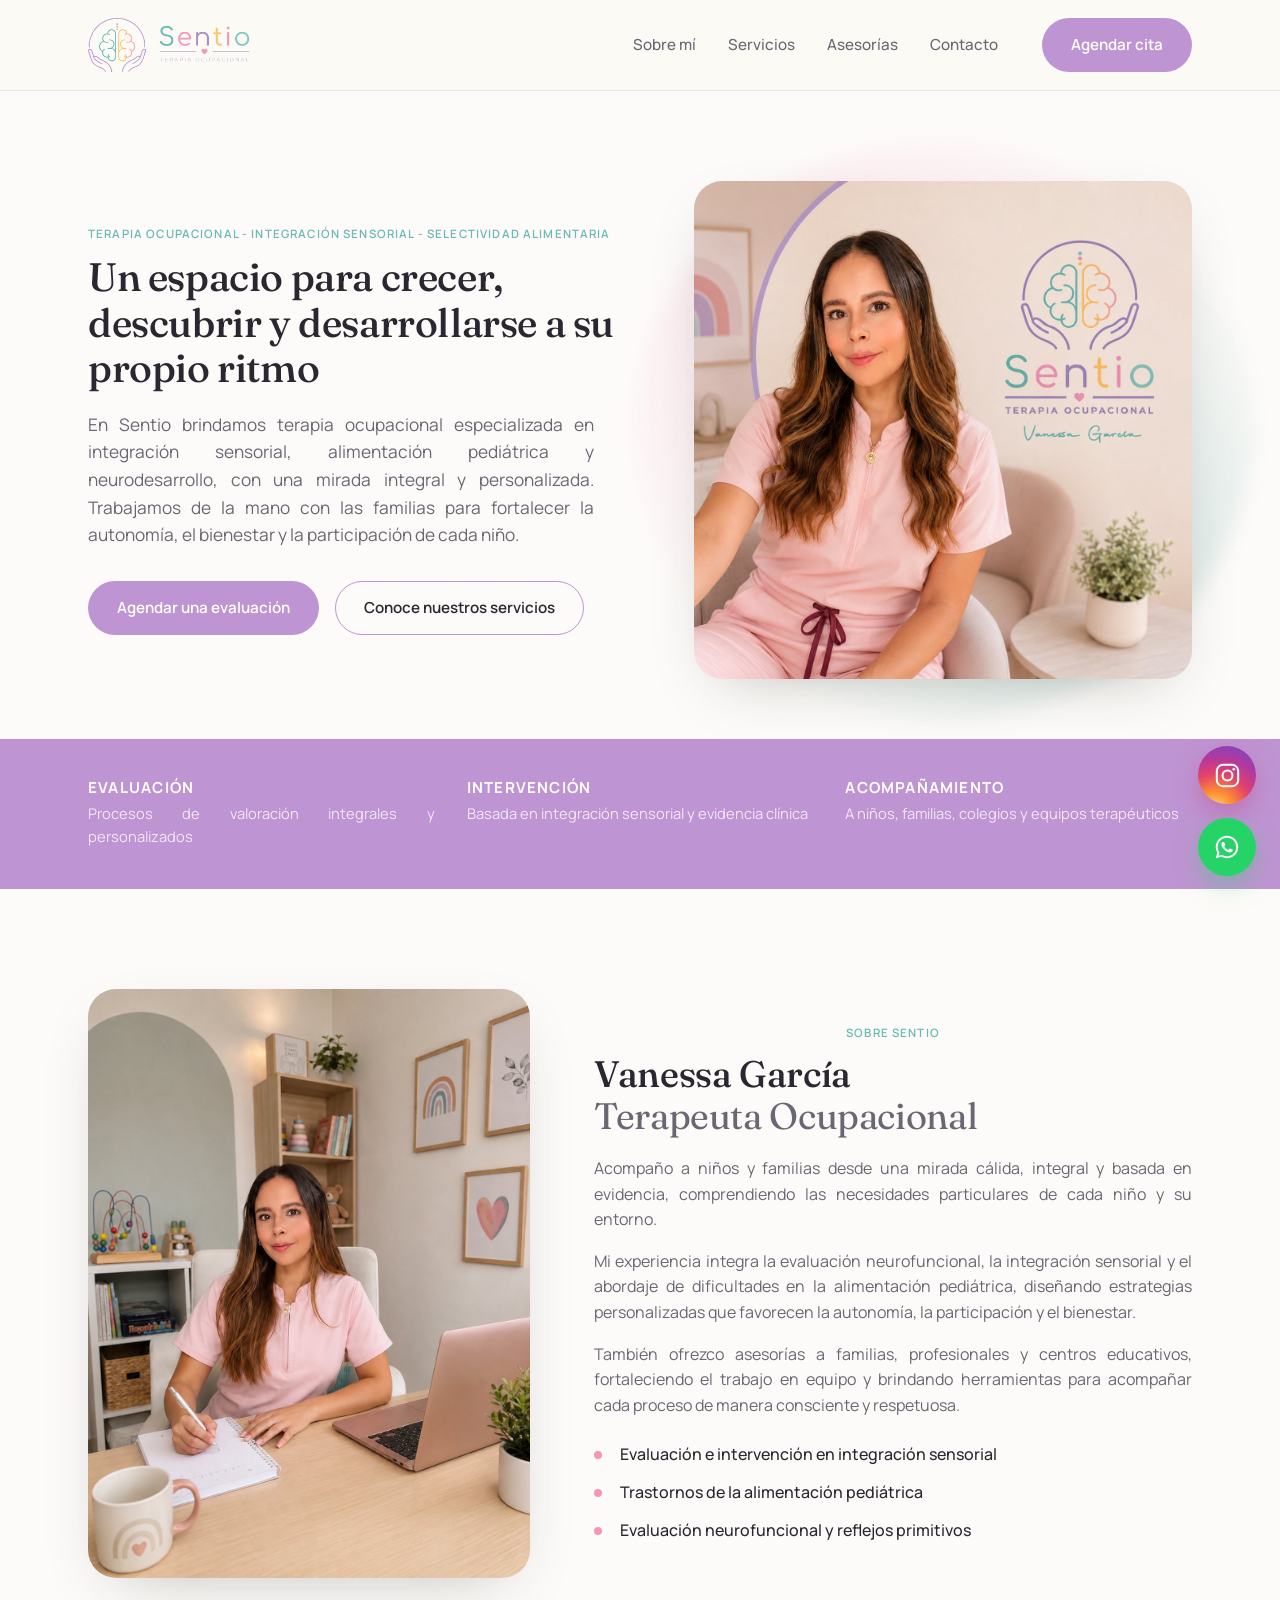
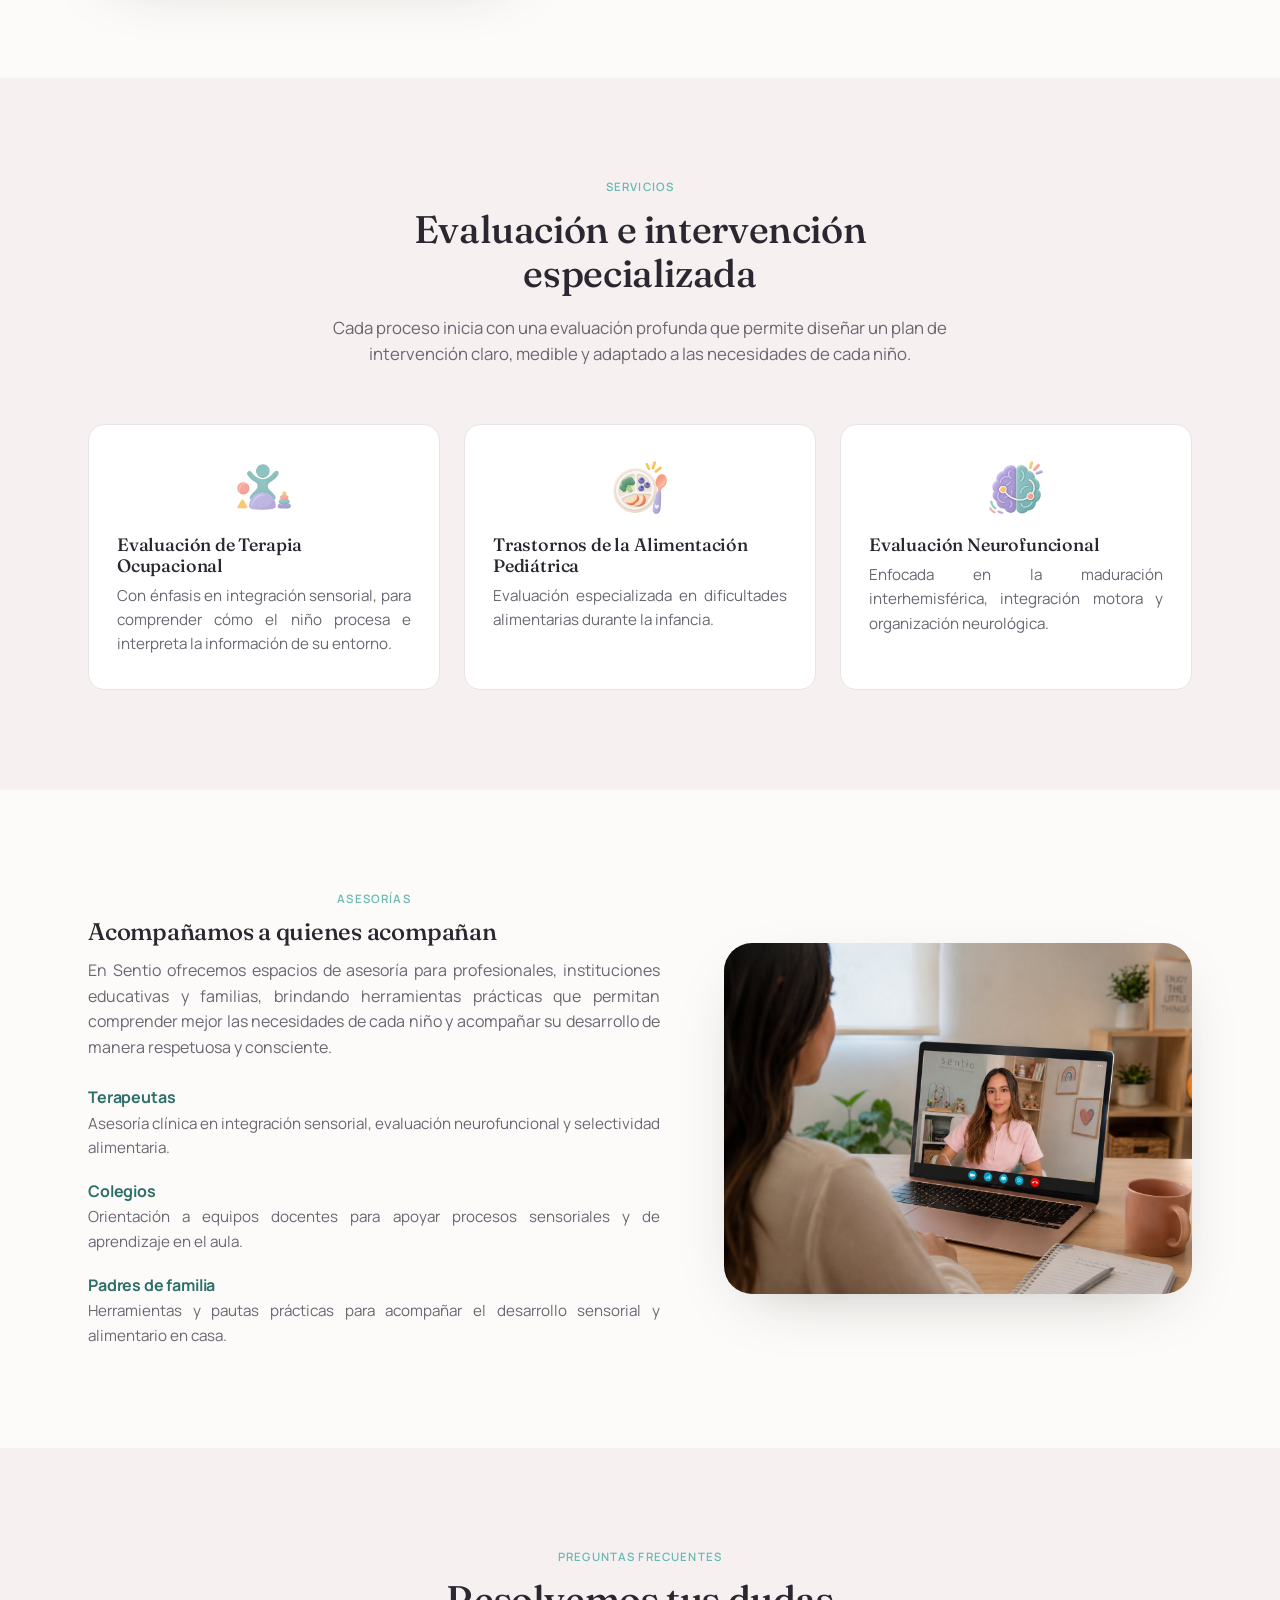
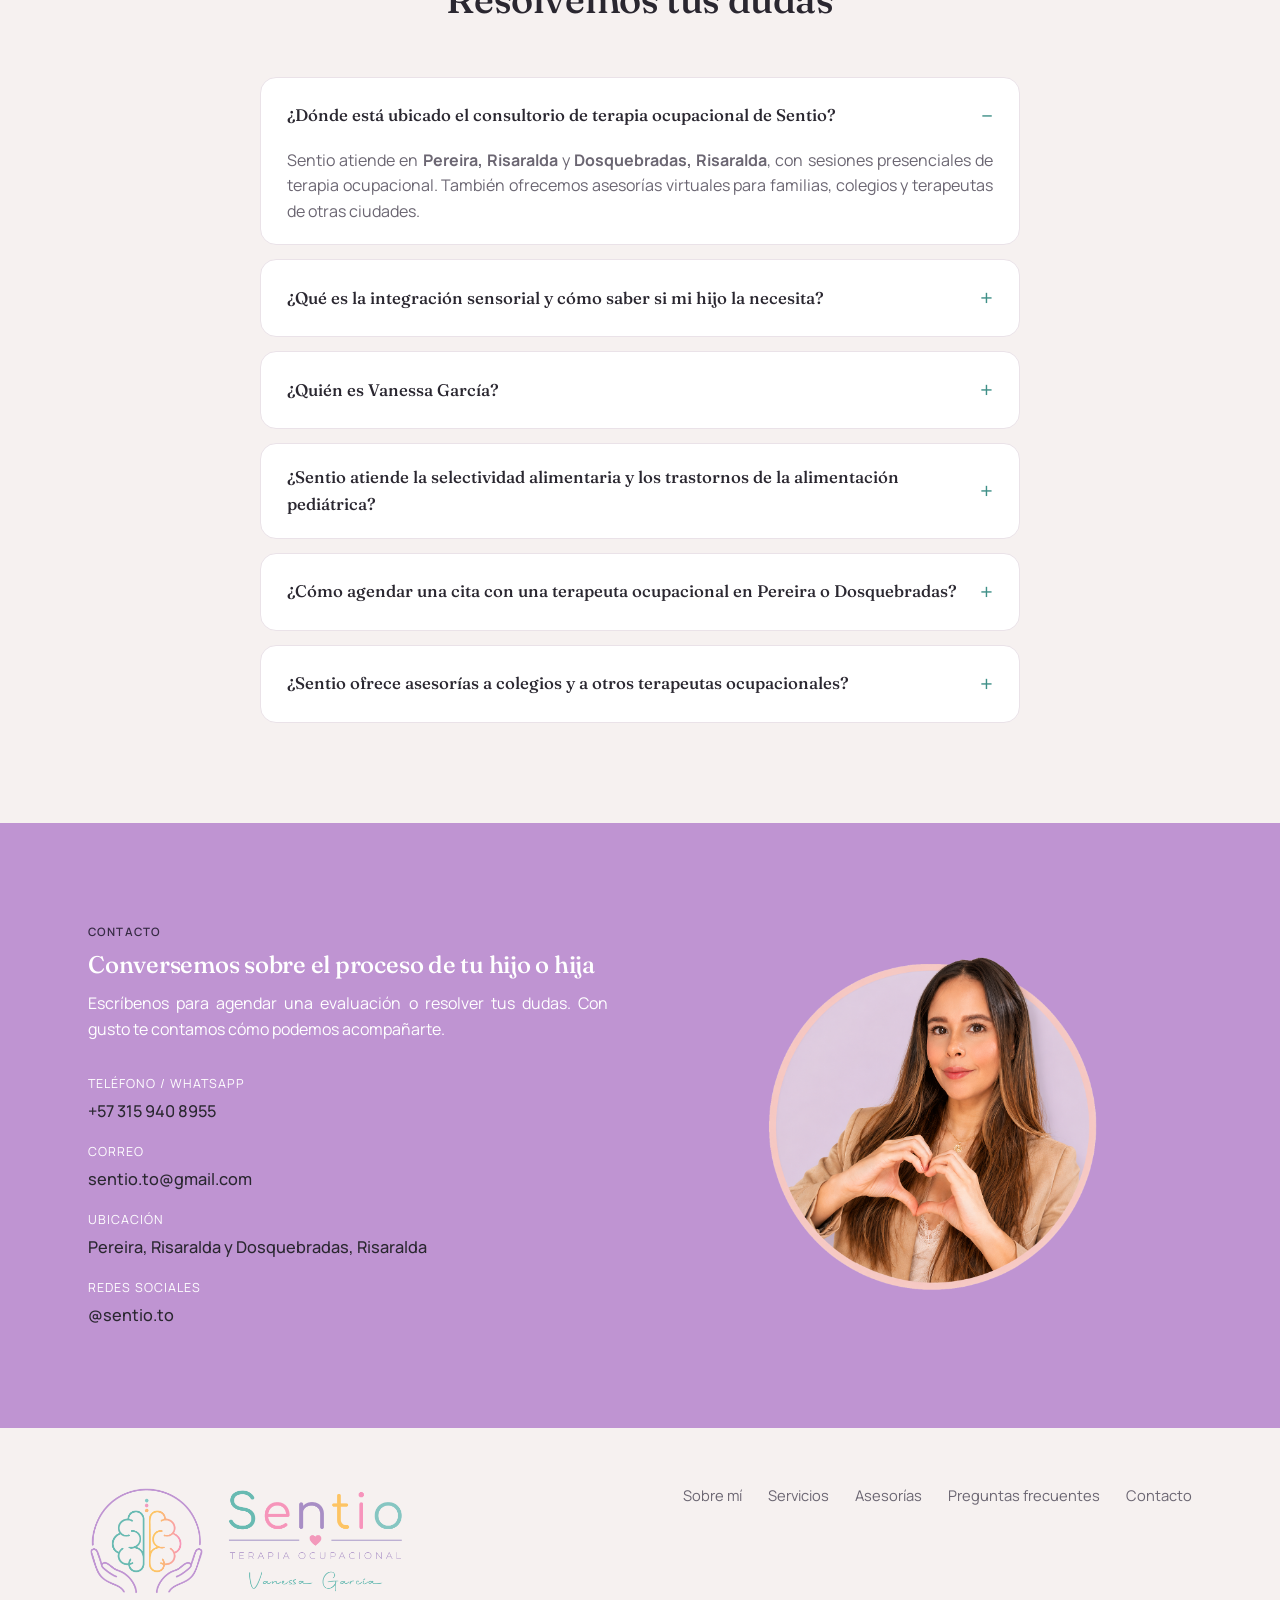
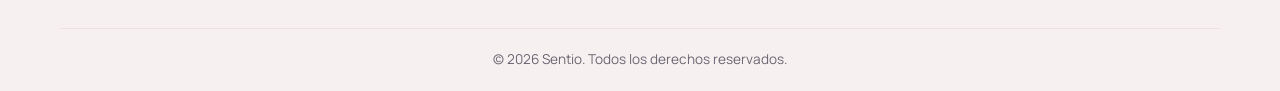
<file: index.html>
<!DOCTYPE html>
<html lang="es">
<head>
<meta charset="UTF-8">
<meta name="viewport" content="width=device-width, initial-scale=1.0">
<title>Sentio | Terapia Ocupacional en Pereira y Dosquebradas</title>
<meta name="description" content="Terapia ocupacional infantil en Pereira y Dosquebradas: integración sensorial, alimentación pediátrica y evaluación neurofuncional con Vanessa García.">
<link rel="canonical" href="https://sentioterapiaocupacional.com/">

<!-- Open Graph / Facebook, WhatsApp, Instagram -->
<meta property="og:type" content="website">
<meta property="og:url" content="https://sentioterapiaocupacional.com/">
<meta property="og:site_name" content="Sentio">
<meta property="og:locale" content="es_CO">
<meta property="og:title" content="Sentio | Terapia Ocupacional en Pereira y Dosquebradas">
<meta property="og:description" content="Terapia ocupacional infantil con enfoque en integración sensorial, alimentación pediátrica y neurodesarrollo. Evaluaciones e intervención personalizada con Vanessa García.">
<meta property="og:image" content="https://sentioterapiaocupacional.com/assets/images/hero.jpg">
<meta property="og:image:width" content="1254">
<meta property="og:image:height" content="1254">

<!-- Twitter Card -->
<meta name="twitter:card" content="summary_large_image">
<meta name="twitter:title" content="Sentio | Terapia Ocupacional en Pereira y Dosquebradas">
<meta name="twitter:description" content="Terapia ocupacional infantil con enfoque en integración sensorial, alimentación pediátrica y neurodesarrollo. Evaluaciones e intervención personalizada con Vanessa García.">
<meta name="twitter:image" content="https://sentioterapiaocupacional.com/assets/images/hero.jpg">

<link rel="preconnect" href="https://fonts.googleapis.com">
<link rel="preconnect" href="https://fonts.gstatic.com" crossorigin>
<link href="https://fonts.googleapis.com/css2?family=Fraunces:opsz,wght@9..144,400;9..144,500;9..144,600&family=Manrope:wght@300;400;500;600;700&display=swap" rel="stylesheet">
<link rel="stylesheet" href="css/style.css?v=2">
<link rel="icon" type="image/png" href="assets/logo/sentio-icon.png">
<link rel="apple-touch-icon" href="assets/logo/sentio-icon.png">

<script type="application/ld+json">
{
  "@context": "https://schema.org",
  "@type": "MedicalBusiness",
  "name": "Sentio",
  "alternateName": "Sentio Terapia Ocupacional",
  "description": "Centro de terapia ocupacional especializado en integración sensorial, alimentación pediátrica y evaluación neurofuncional.",
  "url": "https://sentioterapiaocupacional.com/",
  "image": "https://sentioterapiaocupacional.com/assets/images/hero.jpg",
  "logo": "https://sentioterapiaocupacional.com/assets/logo/sentio-logo.png",
  "telephone": "+573159408955",
  "email": "sentio.to@gmail.com",
  "priceRange": "$$",
  "founder": {
    "@type": "Person",
    "name": "Vanessa García",
    "jobTitle": "Terapeuta Ocupacional",
    "knowsAbout": ["Integración sensorial", "Alimentación pediátrica", "Evaluación neurofuncional", "Reflejos primitivos", "Selectividad alimentaria"]
  },
  "areaServed": [
    { "@type": "City", "name": "Pereira" },
    { "@type": "City", "name": "Dosquebradas" }
  ],
  "address": {
    "@type": "PostalAddress",
    "addressLocality": "Pereira",
    "addressRegion": "Risaralda",
    "addressCountry": "CO"
  },
  "knowsAbout": ["Integración sensorial", "Terapia ocupacional infantil", "Alimentación pediátrica", "Evaluación neurofuncional", "Reflejos primitivos", "Selectividad alimentaria"],
  "medicalSpecialty": "Occupational Therapy",
  "sameAs": [
    "https://www.instagram.com/sentio.to/"
  ]
}
</script>
<script type="application/ld+json">
{
  "@context": "https://schema.org",
  "@type": "FAQPage",
  "mainEntity": [
    {
      "@type": "Question",
      "name": "¿Dónde está ubicado el consultorio de terapia ocupacional de Sentio?",
      "acceptedAnswer": {
        "@type": "Answer",
        "text": "Sentio atiende en Pereira, Risaralda y Dosquebradas, Risaralda, con sesiones presenciales de terapia ocupacional. También ofrecemos asesorías virtuales para familias, colegios y terapeutas de otras ciudades."
      }
    },
    {
      "@type": "Question",
      "name": "¿Qué es la integración sensorial y cómo saber si mi hijo la necesita?",
      "acceptedAnswer": {
        "@type": "Answer",
        "text": "La integración sensorial es el proceso mediante el cual el cerebro organiza e interpreta la información que recibe de los sentidos para responder de forma adecuada al entorno. Algunas señales frecuentes son: alta o baja sensibilidad al tacto, al sonido o al movimiento, dificultad de coordinación motora, baja tolerancia a ciertas texturas de comida o ropa, y dificultad para regular emociones ante estímulos del entorno. Una evaluación con una terapeuta ocupacional especializada en integración sensorial, como Vanessa García en Sentio, permite identificar estas necesidades y diseñar un plan de intervención adecuado."
      }
    },
    {
      "@type": "Question",
      "name": "¿Quién es Vanessa García?",
      "acceptedAnswer": {
        "@type": "Answer",
        "text": "Vanessa García es la terapeuta ocupacional fundadora de Sentio, especializada en integración sensorial, evaluación neurofuncional, reflejos primitivos y alimentación pediátrica. Atiende en Pereira y Dosquebradas, Risaralda, y ofrece además asesorías a otros terapeutas, colegios y padres de familia."
      }
    },
    {
      "@type": "Question",
      "name": "¿Sentio atiende la selectividad alimentaria y los trastornos de la alimentación pediátrica?",
      "acceptedAnswer": {
        "@type": "Answer",
        "text": "Sí. Sentio realiza evaluación e intervención en trastornos de la alimentación pediátrica y selectividad alimentaria, entendiendo cómo estas dificultades se relacionan con el procesamiento sensorial y el desarrollo neurofuncional de cada niño."
      }
    },
    {
      "@type": "Question",
      "name": "¿Cómo agendar una cita con una terapeuta ocupacional en Pereira o Dosquebradas?",
      "acceptedAnswer": {
        "@type": "Answer",
        "text": "Puedes escribir directamente por WhatsApp al +57 315 940 8955 o al correo sentio.to@gmail.com para agendar una evaluación inicial o resolver dudas."
      }
    },
    {
      "@type": "Question",
      "name": "¿Sentio ofrece asesorías a colegios y a otros terapeutas ocupacionales?",
      "acceptedAnswer": {
        "@type": "Answer",
        "text": "Sí. Además de la atención directa a niños y familias, Sentio ofrece asesorías clínicas a otros terapeutas, orientación a equipos docentes de colegios y herramientas prácticas para padres de familia, en temas de integración sensorial, evaluación neurofuncional y alimentación pediátrica."
      }
    }
  ]
}
</script>
</head>
<body>

<!-- ============ HEADER ============ -->
<header class="site-header" id="top">
  <div class="container header-inner">
    <a href="#top" class="logo">
      <img src="assets/logo/sentio-logo.png" alt="Sentio — Terapia Ocupacional" class="logo-full" width="245" height="82">
    </a>

    <nav class="main-nav" id="main-nav">
      <a href="#sobre">Sobre mí</a>
      <a href="#servicios">Servicios</a>
      <a href="#asesorias">Asesorías</a>
      <a href="#contacto">Contacto</a>
    </nav>

    <a href="#contacto" class="btn btn-primary nav-cta">Agendar cita</a>

    <button class="menu-toggle" id="menu-toggle" aria-label="Abrir menú" aria-expanded="false">
      <span></span><span></span><span></span>
    </button>
  </div>
</header>

<!-- ============ HERO ============ -->
<section class="hero">
  <div class="container hero-inner">
    <div class="hero-copy">
      <p class="eyebrow">Terapia Ocupacional - Integración Sensorial - Selectividad Alimentaria</p>
      <h1>Un espacio para crecer, descubrir y desarrollarse a su propio ritmo</h1>
      <p class="hero-lead">
        En Sentio brindamos terapia ocupacional especializada en integración sensorial,
        alimentación pediátrica y neurodesarrollo, con una mirada integral y personalizada.
        Trabajamos de la mano con las familias para fortalecer la autonomía, el bienestar
        y la participación de cada niño.
      </p>
      <div class="hero-actions">
        <a href="#contacto" class="btn btn-primary">Agendar una evaluación</a>
        <a href="#servicios" class="btn btn-ghost">Conoce nuestros servicios</a>
      </div>
    </div>

    <div class="hero-media">
      <img src="assets/images/hero.jpg" alt="Vanessa García, terapeuta ocupacional de Sentio" class="hero-photo">
      <div class="hero-shape" aria-hidden="true"></div>
    </div>
  </div>
</section>

<!-- ============ MARCA / VALORES ============ -->
<section class="strip">
  <div class="container strip-inner">
    <div class="strip-item">
      <h3>Evaluación</h3>
      <p>Procesos de valoración integrales y personalizados</p>
    </div>
    <div class="strip-item">
      <h3>Intervención</h3>
      <p>Basada en integración sensorial y evidencia clínica</p>
    </div>
    <div class="strip-item">
      <h3>Acompañamiento</h3>
      <p>A niños, familias, colegios y equipos terapéuticos</p>
    </div>
  </div>
</section>

<!-- ============ SOBRE MÍ ============ -->
<section class="section" id="sobre">
  <div class="container about-grid">
    <div class="about-media">
      <img src="assets/images/vanessa.jpg" alt="Vanessa García, terapeuta ocupacional" class="about-photo">
    </div>
    <div class="about-copy">
      <p class="eyebrow">Sobre Sentio</p>
      <h2>Vanessa García<br><span class="text-muted">Terapeuta Ocupacional</span></h2>
      <p>
        Acompaño a niños y familias desde una mirada cálida, integral y basada en evidencia,
        comprendiendo las necesidades particulares de cada niño y su entorno.
      </p>
      <p>
        Mi experiencia integra la evaluación neurofuncional, la integración sensorial y el
        abordaje de dificultades en la alimentación pediátrica, diseñando estrategias
        personalizadas que favorecen la autonomía, la participación y el bienestar.
      </p>
      <p>
        También ofrezco asesorías a familias, profesionales y centros educativos, fortaleciendo
        el trabajo en equipo y brindando herramientas para acompañar cada proceso de manera
        consciente y respetuosa.
      </p>
      <ul class="about-list">
        <li>Evaluación e intervención en integración sensorial</li>
        <li>Trastornos de la alimentación pediátrica</li>
        <li>Evaluación neurofuncional y reflejos primitivos</li>
      </ul>
    </div>
  </div>
</section>

<!-- ============ SERVICIOS ============ -->
<section class="section section-alt" id="servicios">
  <div class="container">
    <div class="section-head">
      <p class="eyebrow">Servicios</p>
      <h2>Evaluación e intervención especializada</h2>
      <p class="section-lead">
        Cada proceso inicia con una evaluación profunda que permite diseñar un plan de intervención
        claro, medible y adaptado a las necesidades de cada niño.
      </p>
    </div>

    <div class="cards-grid">
      <article class="card">
        <div class="card-icon" aria-hidden="true">
          <img src="assets/icons/icon-evaluacion-to.png" alt="">
        </div>
        <h3>Evaluación de Terapia Ocupacional</h3>
        <p>Con énfasis en integración sensorial, para comprender cómo el niño procesa e interpreta la información de su entorno.</p>
      </article>

      <article class="card">
        <div class="card-icon" aria-hidden="true">
          <img src="assets/icons/icon-alimentacion.png" alt="">
        </div>
        <h3>Trastornos de la Alimentación Pediátrica</h3>
        <p>Evaluación especializada en dificultades alimentarias durante la infancia.</p>
      </article>

      <article class="card">
        <div class="card-icon" aria-hidden="true">
          <img src="assets/icons/icon-neurofuncional.png" alt="">
        </div>
        <h3>Evaluación Neurofuncional</h3>
        <p>Enfocada en la maduración interhemisférica, integración motora y organización neurológica.</p>
      </article>
    </div>
  </div>
</section>

<!-- ============ ASESORÍAS ============ -->
<section class="section" id="asesorias">
  <div class="container asesorias-grid">
    <div class="asesorias-copy">
      <p class="eyebrow">Asesorías</p>
      <h2>Acompañamos a quienes acompañan</h2>
      <p>
        En Sentio ofrecemos espacios de asesoría para profesionales, instituciones educativas
        y familias, brindando herramientas prácticas que permitan comprender mejor las
        necesidades de cada niño y acompañar su desarrollo de manera respetuosa y consciente.
      </p>
      <div class="asesorias-list">
        <div class="asesorias-item">
          <h4>Terapeutas</h4>
          <p>Asesoría clínica en integración sensorial, evaluación neurofuncional y selectividad alimentaria.</p>
        </div>
        <div class="asesorias-item">
          <h4>Colegios</h4>
          <p>Orientación a equipos docentes para apoyar procesos sensoriales y de aprendizaje en el aula.</p>
        </div>
        <div class="asesorias-item">
          <h4>Padres de familia</h4>
          <p>Herramientas y pautas prácticas para acompañar el desarrollo sensorial y alimentario en casa.</p>
        </div>
      </div>
    </div>
    <div class="asesorias-media">
      <img src="assets/images/asesorias.jpg" alt="Asesoría virtual de Sentio a terapeutas, colegios y padres" class="asesorias-photo">
    </div>
  </div>
</section>

<!-- ============ PREGUNTAS FRECUENTES ============ -->
<section class="section section-alt" id="preguntas">
  <div class="container">
    <div class="section-head">
      <p class="eyebrow">Preguntas frecuentes</p>
      <h2>Resolvemos tus dudas</h2>
    </div>

    <div class="faq-list">
      <details class="faq-item" open>
        <summary>¿Dónde está ubicado el consultorio de terapia ocupacional de Sentio?</summary>
        <p>Sentio atiende en <strong>Pereira, Risaralda</strong> y <strong>Dosquebradas, Risaralda</strong>, con sesiones presenciales de terapia ocupacional. También ofrecemos asesorías virtuales para familias, colegios y terapeutas de otras ciudades.</p>
      </details>

      <details class="faq-item">
        <summary>¿Qué es la integración sensorial y cómo saber si mi hijo la necesita?</summary>
        <p>La integración sensorial es el proceso mediante el cual el cerebro organiza e interpreta la información que recibe de los sentidos para responder de forma adecuada al entorno. Algunas señales frecuentes en niños que podrían beneficiarse de una evaluación son: alta o baja sensibilidad al tacto, al sonido o al movimiento, dificultad de coordinación motora, baja tolerancia a ciertas texturas de comida o ropa, y dificultad para regular emociones ante estímulos del entorno. Una evaluación con una terapeuta ocupacional especializada en integración sensorial, como Vanessa García en Sentio, permite identificar estas necesidades y diseñar un plan de intervención adecuado.</p>
      </details>

      <details class="faq-item">
        <summary>¿Quién es Vanessa García?</summary>
        <p>Vanessa García es la terapeuta ocupacional fundadora de Sentio, especializada en integración sensorial, evaluación neurofuncional, reflejos primitivos y alimentación pediátrica. Atiende en Pereira y Dosquebradas, Risaralda, y ofrece además asesorías a otros terapeutas, colegios y padres de familia.</p>
      </details>

      <details class="faq-item">
        <summary>¿Sentio atiende la selectividad alimentaria y los trastornos de la alimentación pediátrica?</summary>
        <p>Sí. Sentio realiza evaluación e intervención en trastornos de la alimentación pediátrica y selectividad alimentaria, entendiendo cómo estas dificultades se relacionan con el procesamiento sensorial y el desarrollo neurofuncional de cada niño.</p>
      </details>

      <details class="faq-item">
        <summary>¿Cómo agendar una cita con una terapeuta ocupacional en Pereira o Dosquebradas?</summary>
        <p>Puedes escribirnos directamente por <a href="https://wa.me/573159408955" target="_blank" rel="noopener">WhatsApp al +57 315 940 8955</a> o al correo <a href="mailto:sentio.to@gmail.com">sentio.to@gmail.com</a> para agendar una evaluación inicial o resolver tus dudas.</p>
      </details>

      <details class="faq-item">
        <summary>¿Sentio ofrece asesorías a colegios y a otros terapeutas ocupacionales?</summary>
        <p>Sí. Además de la atención directa a niños y familias, Sentio ofrece asesorías clínicas a otros terapeutas, orientación a equipos docentes de colegios y herramientas prácticas para padres de familia, en temas de integración sensorial, evaluación neurofuncional y alimentación pediátrica.</p>
      </details>
    </div>
  </div>
</section>

<!-- ============ CONTACTO ============ -->
<section class="section section-dark" id="contacto">
  <div class="container contact-grid">
    <div class="contact-copy">
      <p class="eyebrow">Contacto</p>
      <h2>Conversemos sobre el proceso de tu hijo o hija</h2>
      <p>
        Escríbenos para agendar una evaluación o resolver tus dudas. Con gusto te contamos cómo
        podemos acompañarte.
      </p>
      <ul class="contact-details">
        <li>
          <span class="contact-label">Teléfono / WhatsApp</span>
          <a href="https://wa.me/573159408955" target="_blank" rel="noopener">+57 315 940 8955</a>
        </li>
        <li>
          <span class="contact-label">Correo</span>
          <a href="mailto:sentio.to@gmail.com">sentio.to@gmail.com</a>
        </li>
        <li>
          <span class="contact-label">Ubicación</span>
          <span>Pereira, Risaralda y Dosquebradas, Risaralda</span>
        </li>
        <li>
          <span class="contact-label">Redes sociales</span>
          <a href="https://www.instagram.com/sentio.to/" target="_blank" rel="noopener">@sentio.to</a>
        </li>
      </ul>
    </div>

    <div class="contact-photo">
      <img src="assets/images/avatar-ring.png" alt="Vanessa García, terapeuta ocupacional de Sentio" class="contact-photo-img">
    </div>

    <!-- Formulario oculto temporalmente -->
    <form class="contact-form" id="contact-form" action="contact.php" method="POST" hidden>
      <div class="form-row">
        <label for="name">Nombre</label>
        <input type="text" id="name" name="name" required>
      </div>
      <div class="form-row">
        <label for="email">Correo</label>
        <input type="email" id="email" name="email" required>
      </div>
      <div class="form-row">
        <label for="phone">Teléfono</label>
        <input type="tel" id="phone" name="phone">
      </div>
      <div class="form-row">
        <label for="message">Mensaje</label>
        <textarea id="message" name="message" rows="4" required></textarea>
      </div>
      <!-- honeypot anti-spam: campo oculto que los bots suelen rellenar -->
      <div class="form-hp" aria-hidden="true">
        <label for="website">Sitio web</label>
        <input type="text" id="website" name="website" tabindex="-1" autocomplete="off">
      </div>
      <button type="submit" class="btn btn-primary form-submit">Enviar mensaje</button>
      <p class="form-note" id="form-note"></p>
    </form>
  </div>
</section>

<!-- ============ FOOTER ============ -->
<footer class="site-footer">
  <div class="container footer-inner">
    <div class="footer-brand">
      <img src="assets/logo/sentio-wordmark.png" alt="Sentio — Terapia Ocupacional" class="footer-logo-img" width="220" height="87">
    </div>
    <nav class="footer-nav">
      <a href="#sobre">Sobre mí</a>
      <a href="#servicios">Servicios</a>
      <a href="#asesorias">Asesorías</a>
      <a href="#preguntas">Preguntas frecuentes</a>
      <a href="#contacto">Contacto</a>
    </nav>
  </div>
  <div class="container">
    <p class="footer-copy">&copy; <span id="year"></span> Sentio. Todos los derechos reservados.</p>
  </div>
</footer>

<div class="floating-actions">
  <a href="https://www.instagram.com/sentio.to/" target="_blank" rel="noopener" class="floating-btn instagram-float" aria-label="Síguenos en Instagram">
    <svg viewBox="0 0 24 24" fill="none" xmlns="http://www.w3.org/2000/svg" aria-hidden="true">
      <rect x="2.5" y="2.5" width="19" height="19" rx="5.5" stroke="currentColor" stroke-width="1.8"/>
      <circle cx="12" cy="12" r="4.4" stroke="currentColor" stroke-width="1.8"/>
      <circle cx="17.6" cy="6.4" r="1.15" fill="currentColor"/>
    </svg>
  </a>
  <a href="https://wa.me/573159408955" target="_blank" rel="noopener" class="floating-btn whatsapp-float" aria-label="Escríbenos por WhatsApp">
    <svg viewBox="0 0 32 32" fill="currentColor" xmlns="http://www.w3.org/2000/svg" aria-hidden="true">
      <path d="M16.01 4C9.39 4 4 9.39 4 16.01c0 2.12.55 4.19 1.6 6.02L4 28l6.13-1.57a11.98 11.98 0 0 0 5.88 1.53h.01c6.62 0 12-5.39 12-12.01C28 9.39 22.63 4 16.01 4zm0 21.98h-.01a9.9 9.9 0 0 1-5.06-1.39l-.36-.21-3.64.93.97-3.54-.24-.36a9.93 9.93 0 0 1-1.53-5.3C6.14 10.5 10.5 6.13 16.01 6.13c2.65 0 5.14 1.04 7.01 2.91a9.86 9.86 0 0 1 2.9 6.97c0 5.51-4.49 9.97-9.91 9.97zm5.44-7.46c-.3-.15-1.76-.87-2.03-.97-.27-.1-.47-.15-.67.15-.2.3-.77.97-.94 1.17-.17.2-.35.22-.65.07-.3-.15-1.25-.46-2.38-1.47-.88-.78-1.47-1.75-1.65-2.05-.17-.3-.02-.46.13-.61.13-.13.3-.35.45-.52.15-.17.2-.3.3-.5.1-.2.05-.37-.02-.52-.07-.15-.67-1.62-.92-2.22-.24-.58-.49-.5-.67-.51h-.57c-.2 0-.52.07-.79.37-.27.3-1.04 1.02-1.04 2.48s1.06 2.87 1.21 3.07c.15.2 2.09 3.2 5.07 4.48.71.31 1.26.49 1.69.62.71.23 1.35.2 1.86.12.57-.08 1.76-.72 2-1.41.25-.7.25-1.29.17-1.41-.07-.13-.27-.2-.57-.35z"/>
    </svg>
  </a>
</div>

<script src="js/script.js"></script>
</body>
</html>
</file>
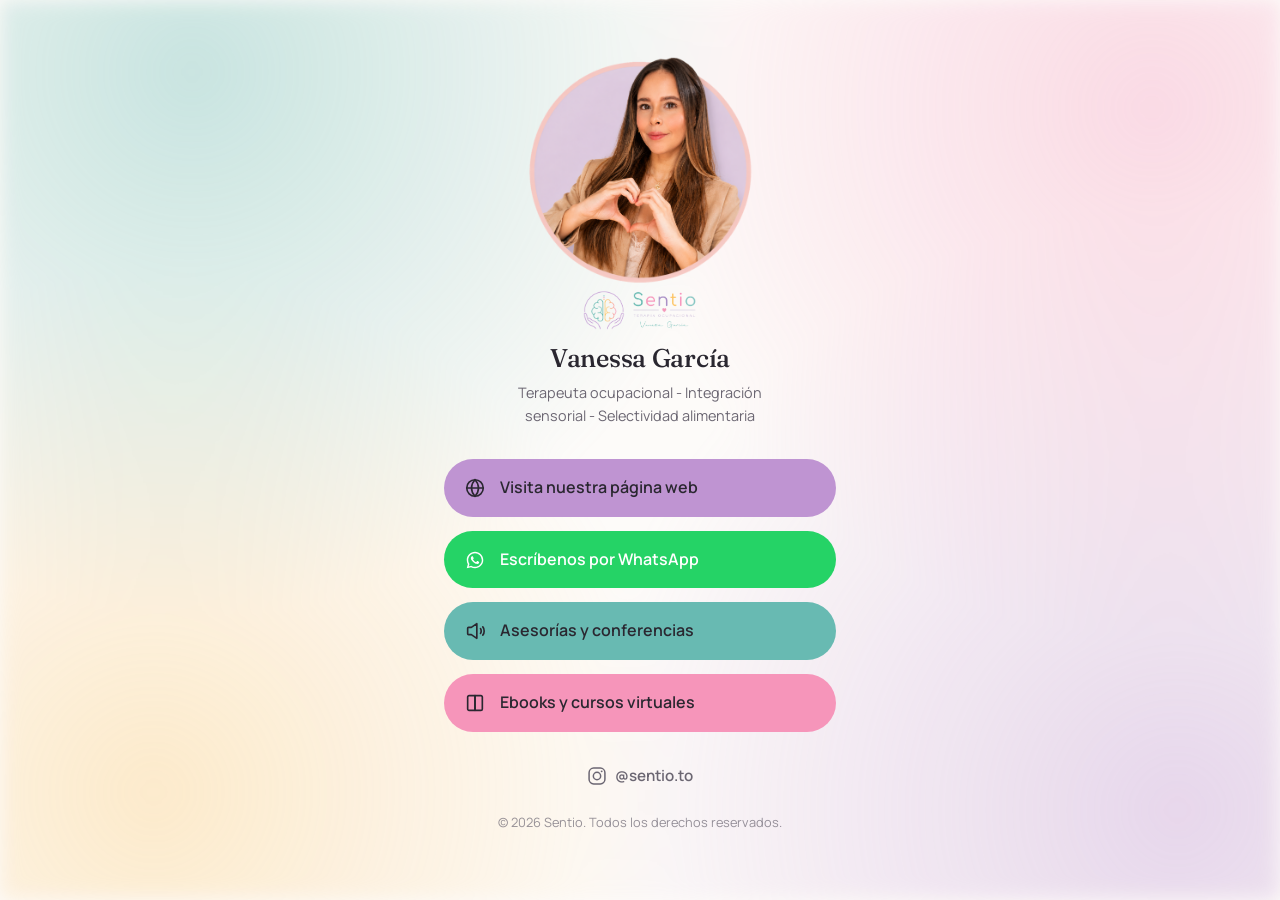
<file: links/index.html>
<!DOCTYPE html>
<html lang="es">
<head>
<meta charset="UTF-8">
<meta name="viewport" content="width=device-width, initial-scale=1.0">
<title>Sentio | Enlaces</title>
<meta name="description" content="Todos los enlaces de Sentio — Terapia Ocupacional. Página web, WhatsApp y asesorías y conferencias.">
<meta name="robots" content="noindex">
<link rel="canonical" href="https://sentioterapiaocupacional.com/links/">
<link rel="preconnect" href="https://fonts.googleapis.com">
<link rel="preconnect" href="https://fonts.gstatic.com" crossorigin>
<link href="https://fonts.googleapis.com/css2?family=Fraunces:opsz,wght@9..144,400;9..144,500;9..144,600&family=Manrope:wght@300;400;500;600;700&display=swap" rel="stylesheet">
<link rel="stylesheet" href="../css/style.css">
<link rel="stylesheet" href="../css/links.css?v=2">
<link rel="icon" type="image/png" href="../assets/logo/sentio-icon.png">
<link rel="apple-touch-icon" href="../assets/logo/sentio-icon.png">
</head>
<body class="links-body">

<div class="links-glow" aria-hidden="true"></div>

<main class="links-page">
  <img src="../assets/images/avatar-ring.png?v=5" alt="Vanessa García, terapeuta ocupacional de Sentio" class="links-avatar">
  <img src="../assets/logo/sentio-wordmark.png" alt="Sentio — Terapia Ocupacional" class="links-logo">
  <h1 class="links-name">Vanessa García</h1>
  <p class="links-subtitle">Terapeuta ocupacional - Integración sensorial - Selectividad alimentaria</p>

  <nav class="links-list">
    <a href="https://sentioterapiaocupacional.com/" class="link-btn link-btn-purple">
      <span class="link-btn-icon" aria-hidden="true">
        <svg viewBox="0 0 24 24" fill="none" xmlns="http://www.w3.org/2000/svg"><circle cx="12" cy="12" r="9" stroke="currentColor" stroke-width="1.8"/><path d="M3 12h18M12 3c2.5 2.6 3.8 5.7 3.8 9s-1.3 6.4-3.8 9c-2.5-2.6-3.8-5.7-3.8-9S9.5 5.6 12 3z" stroke="currentColor" stroke-width="1.8"/></svg>
      </span>
      Visita nuestra página web
    </a>

    <a href="https://wa.me/573159408955" target="_blank" rel="noopener" class="link-btn link-btn-whatsapp">
      <span class="link-btn-icon" aria-hidden="true">
        <svg viewBox="0 0 32 32" fill="currentColor" xmlns="http://www.w3.org/2000/svg">
          <path d="M16.01 4C9.39 4 4 9.39 4 16.01c0 2.12.55 4.19 1.6 6.02L4 28l6.13-1.57a11.98 11.98 0 0 0 5.88 1.53h.01c6.62 0 12-5.39 12-12.01C28 9.39 22.63 4 16.01 4zm0 21.98h-.01a9.9 9.9 0 0 1-5.06-1.39l-.36-.21-3.64.93.97-3.54-.24-.36a9.93 9.93 0 0 1-1.53-5.3C6.14 10.5 10.5 6.13 16.01 6.13c2.65 0 5.14 1.04 7.01 2.91a9.86 9.86 0 0 1 2.9 6.97c0 5.51-4.49 9.97-9.91 9.97zm5.44-7.46c-.3-.15-1.76-.87-2.03-.97-.27-.1-.47-.15-.67.15-.2.3-.77.97-.94 1.17-.17.2-.35.22-.65.07-.3-.15-1.25-.46-2.38-1.47-.88-.78-1.47-1.75-1.65-2.05-.17-.3-.02-.46.13-.61.13-.13.3-.35.45-.52.15-.17.2-.3.3-.5.1-.2.05-.37-.02-.52-.07-.15-.67-1.62-.92-2.22-.24-.58-.49-.5-.67-.51h-.57c-.2 0-.52.07-.79.37-.27.3-1.04 1.02-1.04 2.48s1.06 2.87 1.21 3.07c.15.2 2.09 3.2 5.07 4.48.71.31 1.26.49 1.69.62.71.23 1.35.2 1.86.12.57-.08 1.76-.72 2-1.41.25-.7.25-1.29.17-1.41-.07-.13-.27-.2-.57-.35z"/>
        </svg>
      </span>
      Escríbenos por WhatsApp
    </a>

    <a href="https://sentioterapiaocupacional.com/proximamente/" class="link-btn link-btn-teal">
      <span class="link-btn-icon" aria-hidden="true">
        <svg viewBox="0 0 24 24" fill="none" xmlns="http://www.w3.org/2000/svg"><path d="M4 14V9a1 1 0 0 1 1-1h3l6-4v16l-6-4H5a1 1 0 0 1-1-1z" stroke="currentColor" stroke-width="1.8" stroke-linejoin="round"/><path d="M18 9.5c1 1 1 4 0 5" stroke="currentColor" stroke-width="1.8" stroke-linecap="round"/><path d="M20.5 7.5c2 2.2 2 6.8 0 9" stroke="currentColor" stroke-width="1.8" stroke-linecap="round"/></svg>
      </span>
      Asesorías y conferencias
    </a>

    <a href="https://sentioterapiaocupacional.com/proximamente/" class="link-btn link-btn-pink">
      <span class="link-btn-icon" aria-hidden="true">
        <svg viewBox="0 0 24 24" fill="none" xmlns="http://www.w3.org/2000/svg"><path d="M4 5.5C4 4.67 4.67 4 5.5 4H12v16H5.5A1.5 1.5 0 0 1 4 18.5v-13z" stroke="currentColor" stroke-width="1.8" stroke-linejoin="round"/><path d="M20 5.5c0-.83-.67-1.5-1.5-1.5H12v16h6.5a1.5 1.5 0 0 0 1.5-1.5v-13z" stroke="currentColor" stroke-width="1.8" stroke-linejoin="round"/></svg>
      </span>
      Ebooks y cursos virtuales
    </a>
  </nav>

  <a href="https://www.instagram.com/sentio.to/" target="_blank" rel="noopener" class="links-social" aria-label="Instagram de Sentio">
    <svg viewBox="0 0 24 24" fill="none" xmlns="http://www.w3.org/2000/svg" aria-hidden="true">
      <rect x="2.5" y="2.5" width="19" height="19" rx="5.5" stroke="currentColor" stroke-width="1.8"/>
      <circle cx="12" cy="12" r="4.4" stroke="currentColor" stroke-width="1.8"/>
      <circle cx="17.6" cy="6.4" r="1.15" fill="currentColor"/>
    </svg>
    @sentio.to
  </a>

  <p class="links-footer">&copy; <span id="year"></span> Sentio. Todos los derechos reservados.</p>
</main>

<script>document.getElementById('year').textContent = new Date().getFullYear();</script>
</body>
</html>
</file>
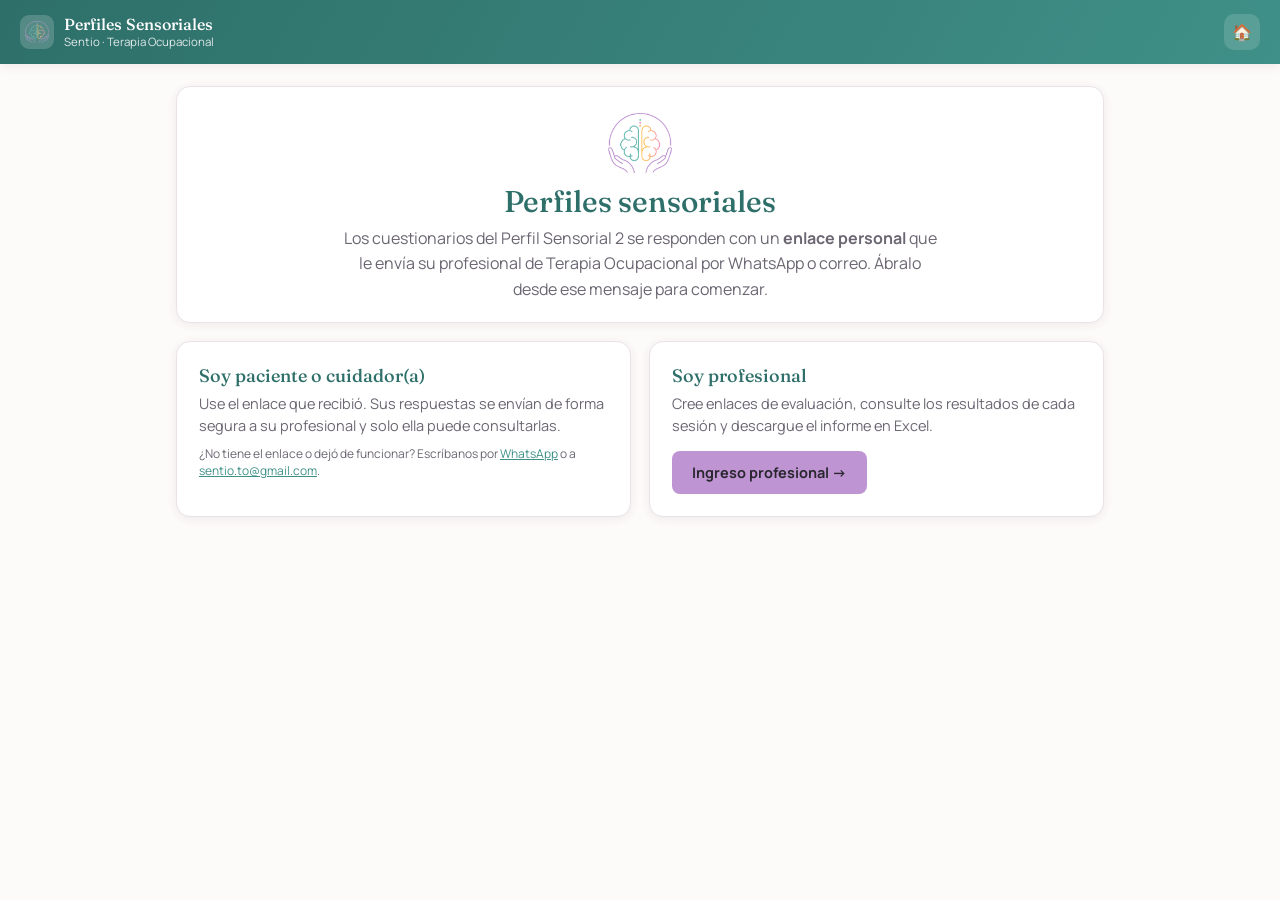
<file: perfilsensorial/index.html>
<!DOCTYPE html>
<html lang="es">
<head>
<meta charset="UTF-8" />
<meta name="viewport" content="width=device-width, initial-scale=1, maximum-scale=1" />
<title>Sentio | Perfiles Sensoriales</title>
<meta name="description" content="Cuestionarios del Perfil Sensorial 2 de Sentio Terapia Ocupacional." />
<meta name="robots" content="noindex, nofollow, noarchive" />
<meta name="referrer" content="no-referrer" />
<link rel="icon" type="image/png" href="../assets/logo/sentio-icon.png" />
<link rel="apple-touch-icon" href="../assets/logo/sentio-icon.png" />
<link rel="preconnect" href="https://fonts.googleapis.com" />
<link rel="preconnect" href="https://fonts.gstatic.com" crossorigin />
<link href="https://fonts.googleapis.com/css2?family=Fraunces:opsz,wght@9..144,400;9..144,500;9..144,600&family=Manrope:wght@400;500;600;700;800&display=swap" rel="stylesheet" />
<link rel="stylesheet" href="styles.css?v=20261006" />
</head>
<body>

<header class="app-header">
  <div class="brand">
    <img src="../assets/logo/sentio-icon.png" alt="Sentio" class="logo" />
    <div>
      <h1>Perfiles Sensoriales</h1>
      <div class="subtitle">Sentio · Terapia Ocupacional</div>
    </div>
  </div>
  <div class="header-actions">
    <a class="icon-btn" href="../" title="Ir al sitio de Sentio" aria-label="Ir al sitio de Sentio">🏠</a>
  </div>
</header>

<main class="menu-main">
  <section class="card menu-hero">
    <img src="../assets/logo/sentio-icon.png" alt="Sentio" class="welcome-logo" />
    <h1>Perfiles sensoriales</h1>
    <p>Los cuestionarios del Perfil Sensorial 2 se responden con un <strong>enlace personal</strong> que le envía su profesional
    de Terapia Ocupacional por WhatsApp o correo. Ábralo desde ese mensaje para comenzar.</p>
  </section>

  <div class="profile-grid">
    <section class="card">
      <h2 style="font-size:18px;">Soy paciente o cuidador(a)</h2>
      <p class="lead" style="margin-bottom:8px;">Use el enlace que recibió. Sus respuestas se envían de forma segura a su profesional y solo ella puede consultarlas.</p>
      <p class="small-note" style="margin:0;">¿No tiene el enlace o dejó de funcionar? Escríbanos por
      <a href="https://wa.me/573159408955" target="_blank" rel="noopener">WhatsApp</a> o a
      <a href="mailto:sentio.to@gmail.com">sentio.to@gmail.com</a>.</p>
    </section>

    <section class="card">
      <h2 style="font-size:18px;">Soy profesional</h2>
      <p class="lead" style="margin-bottom:14px;">Cree enlaces de evaluación, consulte los resultados de cada sesión y descargue el informe en Excel.</p>
      <a class="btn btn-primary" href="profesional/">Ingreso profesional →</a>
    </section>
  </div>
</main>

</body>
</html>
</file>
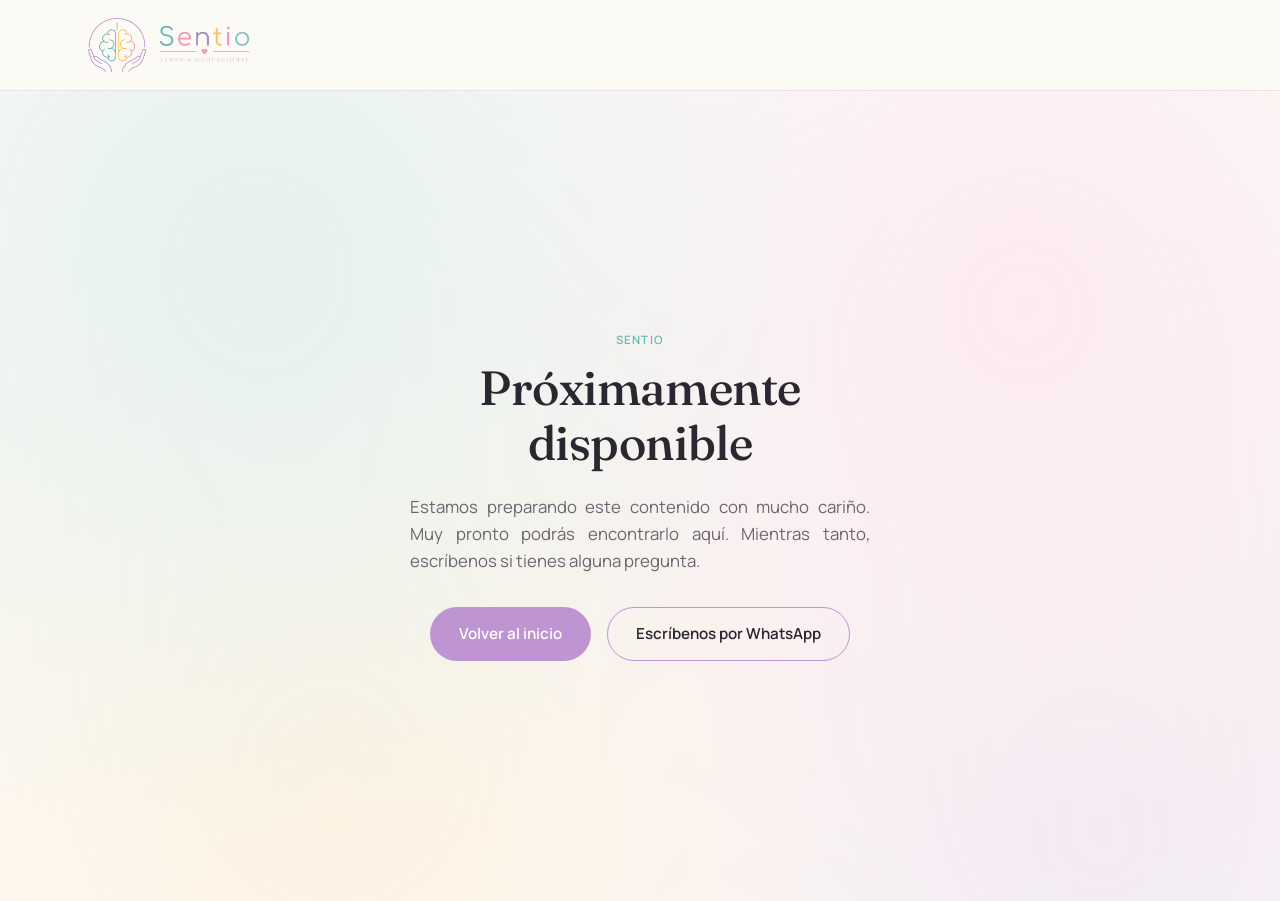
<file: proximamente/index.html>
<!DOCTYPE html>
<html lang="es">
<head>
<meta charset="UTF-8">
<meta name="viewport" content="width=device-width, initial-scale=1.0">
<title>Sentio | Próximamente</title>
<meta name="description" content="Estamos preparando este contenido. Muy pronto disponible en Sentio, Terapia Ocupacional.">
<meta name="robots" content="noindex">
<link rel="canonical" href="https://sentioterapiaocupacional.com/proximamente/">
<link rel="preconnect" href="https://fonts.googleapis.com">
<link rel="preconnect" href="https://fonts.gstatic.com" crossorigin>
<link href="https://fonts.googleapis.com/css2?family=Fraunces:opsz,wght@9..144,400;9..144,500;9..144,600&family=Manrope:wght@300;400;500;600;700&display=swap" rel="stylesheet">
<link rel="stylesheet" href="../css/style.css">
<link rel="stylesheet" href="../css/soon.css">
<link rel="icon" type="image/png" href="../assets/logo/sentio-icon.png">
<link rel="apple-touch-icon" href="../assets/logo/sentio-icon.png">
</head>
<body>

<header class="site-header">
  <div class="container header-inner">
    <a href="https://sentioterapiaocupacional.com/" class="logo">
      <img src="../assets/logo/sentio-logo.png" alt="Sentio — Terapia Ocupacional" class="logo-full" width="245" height="82">
    </a>
  </div>
</header>

<main class="soon-page">
  <div class="soon-shape" aria-hidden="true"></div>
  <p class="eyebrow">Sentio</p>
  <h1>Próximamente disponible</h1>
  <p class="soon-lead">
    Estamos preparando este contenido con mucho cariño. Muy pronto podrás encontrarlo aquí.
    Mientras tanto, escríbenos si tienes alguna pregunta.
  </p>
  <div class="soon-actions">
    <a href="https://sentioterapiaocupacional.com/" class="btn btn-primary">Volver al inicio</a>
    <a href="https://wa.me/573159408955" target="_blank" rel="noopener" class="btn btn-ghost">Escríbenos por WhatsApp</a>
  </div>
</main>

</body>
</html>
</file>
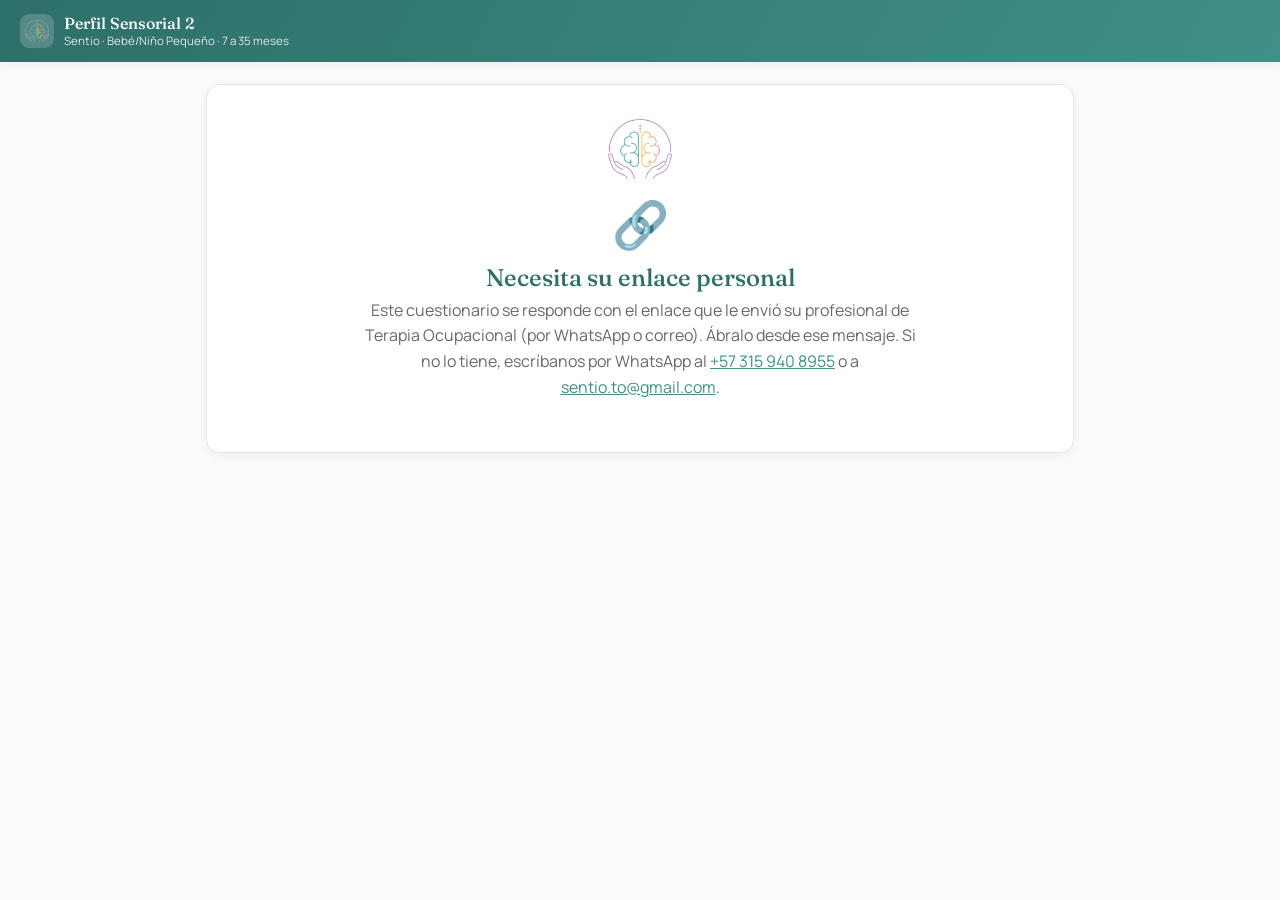
<file: perfilsensorial/bebe/index.html>
<!DOCTYPE html>
<html lang="es">
<head>
<meta charset="UTF-8" />
<meta name="viewport" content="width=device-width, initial-scale=1, maximum-scale=1" />
<title>Sentio | Perfil Sensorial 2</title>
<meta name="description" content="Cuestionario interactivo del Perfil Sensorial del Bebé/Niño Pequeño 2 (7 a 35 meses)." />
<meta name="robots" content="noindex, nofollow, noarchive" />
<meta name="referrer" content="no-referrer" />
<link rel="icon" type="image/png" href="../../assets/logo/sentio-icon.png" />
<link rel="apple-touch-icon" href="../../assets/logo/sentio-icon.png" />
<link rel="preconnect" href="https://fonts.googleapis.com" />
<link rel="preconnect" href="https://fonts.gstatic.com" crossorigin />
<link href="https://fonts.googleapis.com/css2?family=Fraunces:opsz,wght@9..144,400;9..144,500;9..144,600&family=Manrope:wght@400;500;600;700;800&display=swap" rel="stylesheet" />
<link rel="stylesheet" href="../styles.css?v=20261006" />
</head>
<body>

<header class="app-header">
  <div class="brand">
    <img src="../../assets/logo/sentio-icon.png" alt="Sentio" class="logo" />
    <div>
      <h1>Perfil Sensorial 2</h1>
      <div class="subtitle">Sentio · Bebé/Niño Pequeño · 7 a 35 meses</div>
    </div>
  </div>
</header>

<div class="progress-wrap">
  <div class="progress-track"><div class="progress-fill" id="progress-fill" style="width:0%"></div></div>
  <div class="progress-meta" id="progress-meta"></div>
  <div class="stepper" id="stepper"></div>
</div>

<main id="app-main"></main>

<div class="nav-footer" id="nav-footer"></div>

<div class="toast" id="toast"></div>

<div class="modal-overlay" id="modal-overlay" style="display:none">
  <div class="modal-box">
    <h3>¿Reiniciar el cuestionario?</h3>
    <p>Se borrarán todas las respuestas guardadas en este dispositivo. Si desea conservarlas, expórtelas primero con el botón ⬇️.</p>
    <div class="modal-actions">
      <button class="btn btn-ghost" id="modal-cancel">Cancelar</button>
      <button class="btn btn-danger" id="modal-confirm">Sí, reiniciar</button>
    </div>
  </div>
</div>

<script src="../vendor/supabase.min.js"></script>
<script src="../shared/config.js?v=20261006"></script>
<script src="../shared/api.js?v=20261006"></script>
<script src="../shared/common-data.js?v=20261006"></script>
<script src="data.js?v=20261006"></script>
<script src="../shared/app.js?v=20261006"></script>
</body>
</html>
</file>
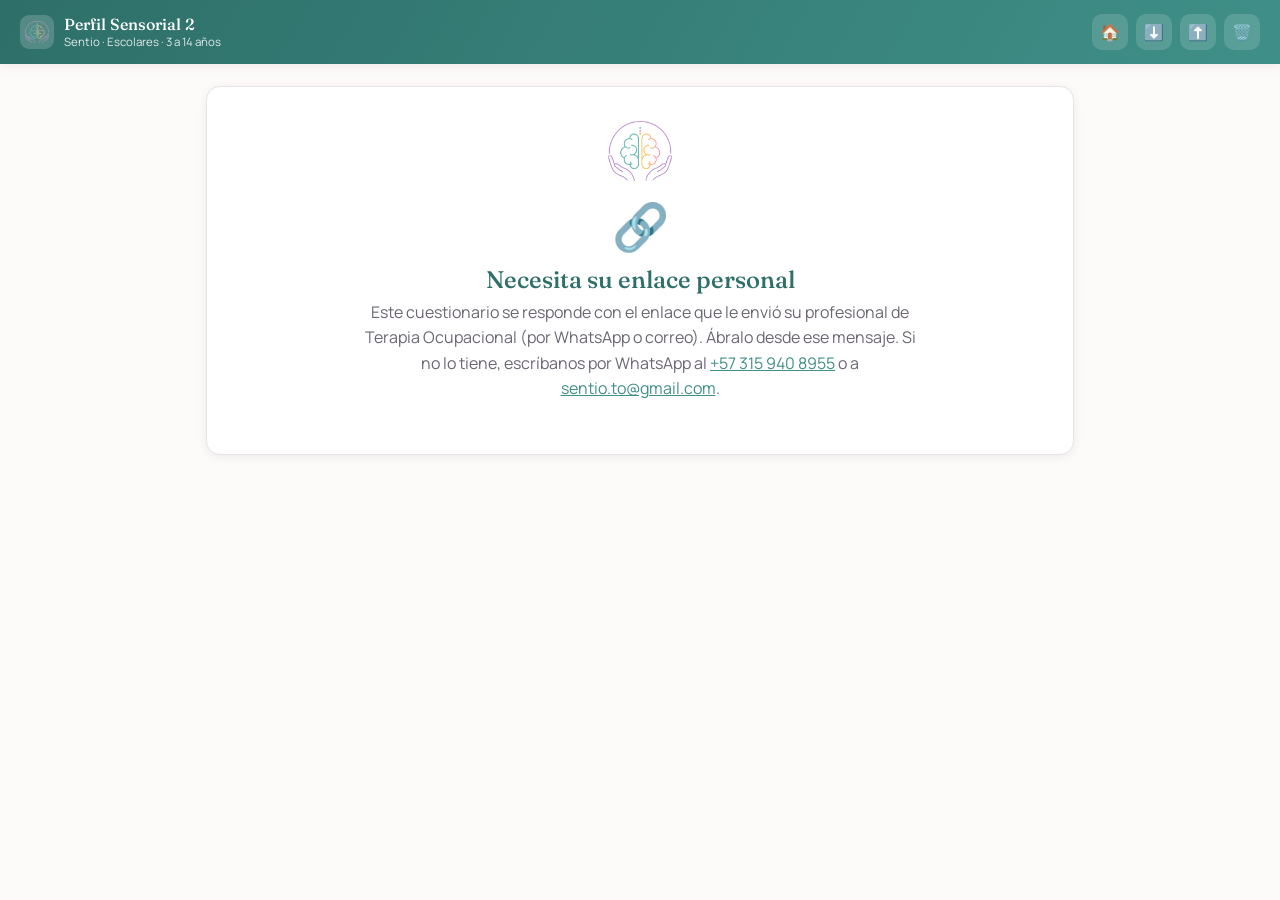
<file: perfilsensorial/escolar/index.html>
<!DOCTYPE html>
<html lang="es">
<head>
<meta charset="UTF-8" />
<meta name="viewport" content="width=device-width, initial-scale=1, maximum-scale=1" />
<title>Sentio | Perfil Sensorial 2 para Escolares</title>
<meta name="description" content="Cuestionario interactivo del Perfil Sensorial 2 para Escolares (3 a 14 años)." />
<meta name="robots" content="noindex, nofollow, noarchive" />
<link rel="icon" type="image/png" href="../../assets/logo/sentio-icon.png" />
<link rel="apple-touch-icon" href="../../assets/logo/sentio-icon.png" />
<link rel="preconnect" href="https://fonts.googleapis.com" />
<link rel="preconnect" href="https://fonts.gstatic.com" crossorigin />
<link href="https://fonts.googleapis.com/css2?family=Fraunces:opsz,wght@9..144,400;9..144,500;9..144,600&family=Manrope:wght@400;500;600;700;800&display=swap" rel="stylesheet" />
<link rel="stylesheet" href="../styles.css?v=20261005" />
</head>
<body>

<header class="app-header">
  <div class="brand">
    <img src="../../assets/logo/sentio-icon.png" alt="Sentio" class="logo" />
    <div>
      <h1>Perfil Sensorial 2</h1>
      <div class="subtitle">Sentio · Escolares · 3 a 14 años</div>
    </div>
  </div>
  <div class="header-actions">
    <a class="icon-btn" href="../" title="Volver al menú de perfiles" aria-label="Volver al menú de perfiles">🏠</a>
    <button class="icon-btn" id="btn-export" title="Exportar respuestas (.json)">⬇️</button>
    <button class="icon-btn" id="btn-import" title="Importar respuestas (.json)">⬆️</button>
    <button class="icon-btn" id="btn-reset" title="Reiniciar cuestionario">🗑️</button>
  </div>
</header>

<input type="file" id="import-file" accept="application/json" style="display:none" />

<div class="progress-wrap">
  <div class="progress-track"><div class="progress-fill" id="progress-fill" style="width:0%"></div></div>
  <div class="progress-meta" id="progress-meta"></div>
  <div class="stepper" id="stepper"></div>
</div>

<main id="app-main"></main>

<div class="nav-footer" id="nav-footer"></div>

<div class="toast" id="toast"></div>

<div class="modal-overlay" id="modal-overlay" style="display:none">
  <div class="modal-box">
    <h3>¿Reiniciar el cuestionario?</h3>
    <p>Se borrarán todas las respuestas guardadas en este dispositivo. Si desea conservarlas, expórtelas primero con el botón ⬇️.</p>
    <div class="modal-actions">
      <button class="btn btn-ghost" id="modal-cancel">Cancelar</button>
      <button class="btn btn-danger" id="modal-confirm">Sí, reiniciar</button>
    </div>
  </div>
</div>

<script src="../vendor/exceljs.min.js"></script>
<script src="../shared/common-data.js?v=20261005"></script>
<script src="data.js?v=20261005"></script>
<script src="../shared/app.js?v=20261005"></script>
<script src="../shared/xlsx-export.js?v=20261005"></script>
</body>
</html>
</file>
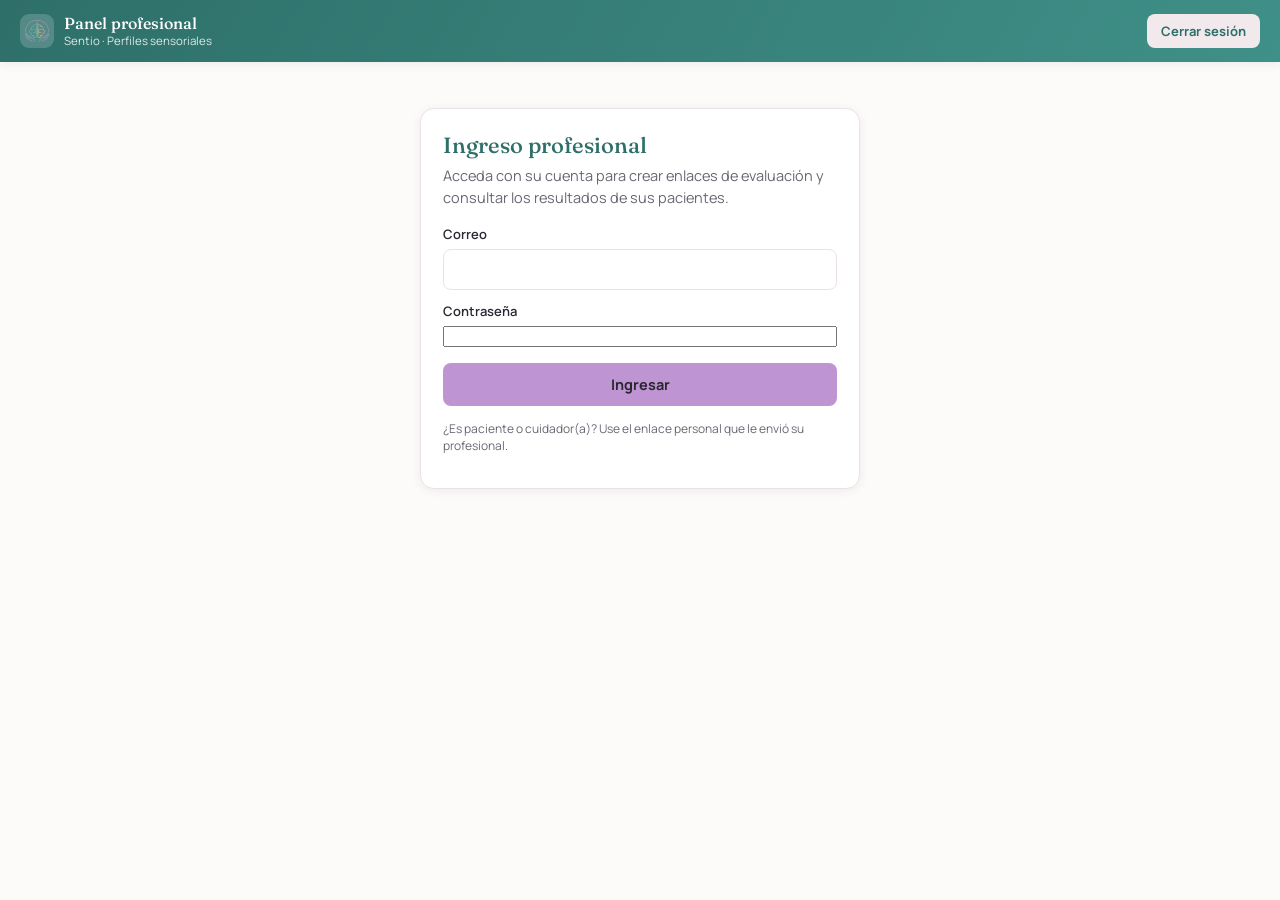
<file: perfilsensorial/profesional/index.html>
<!DOCTYPE html>
<html lang="es">
<head>
<meta charset="UTF-8" />
<meta name="viewport" content="width=device-width, initial-scale=1, maximum-scale=1" />
<title>Sentio | Panel profesional</title>
<meta name="robots" content="noindex, nofollow, noarchive" />
<meta name="referrer" content="no-referrer" />
<link rel="icon" type="image/png" href="../../assets/logo/sentio-icon.png" />
<link rel="preconnect" href="https://fonts.googleapis.com" />
<link rel="preconnect" href="https://fonts.gstatic.com" crossorigin />
<link href="https://fonts.googleapis.com/css2?family=Fraunces:opsz,wght@9..144,400;9..144,500;9..144,600&family=Manrope:wght@400;500;600;700;800&display=swap" rel="stylesheet" />
<link rel="stylesheet" href="../styles.css?v=20261006" />
</head>
<body>

<header class="app-header">
  <div class="brand">
    <img src="../../assets/logo/sentio-icon.png" alt="Sentio" class="logo" />
    <div>
      <h1>Panel profesional</h1>
      <div class="subtitle">Sentio · Perfiles sensoriales</div>
    </div>
  </div>
  <div class="header-actions" id="header-actions" hidden>
    <span id="user-email" class="subtitle" style="align-self:center; max-width:180px; overflow:hidden; text-overflow:ellipsis; white-space:nowrap;"></span>
    <button class="btn btn-sm btn-secondary" id="btn-logout" type="button">Cerrar sesión</button>
  </div>
</header>

<main id="panel" class="panel-main"></main>

<div class="toast" id="toast"></div>

<div class="modal-overlay" id="modal-overlay" style="display:none">
  <div class="modal-box">
    <h3></h3>
    <p></p>
    <div class="modal-actions">
      <button class="btn btn-ghost" id="modal-cancel" type="button">Cancelar</button>
      <button class="btn btn-danger" id="modal-confirm" type="button">Confirmar</button>
    </div>
  </div>
</div>

<script src="../vendor/supabase.min.js"></script>
<script src="../shared/config.js?v=20261006"></script>
<script src="../shared/api.js?v=20261006"></script>
<script src="panel.js?v=20261006"></script>
</body>
</html>
</file>
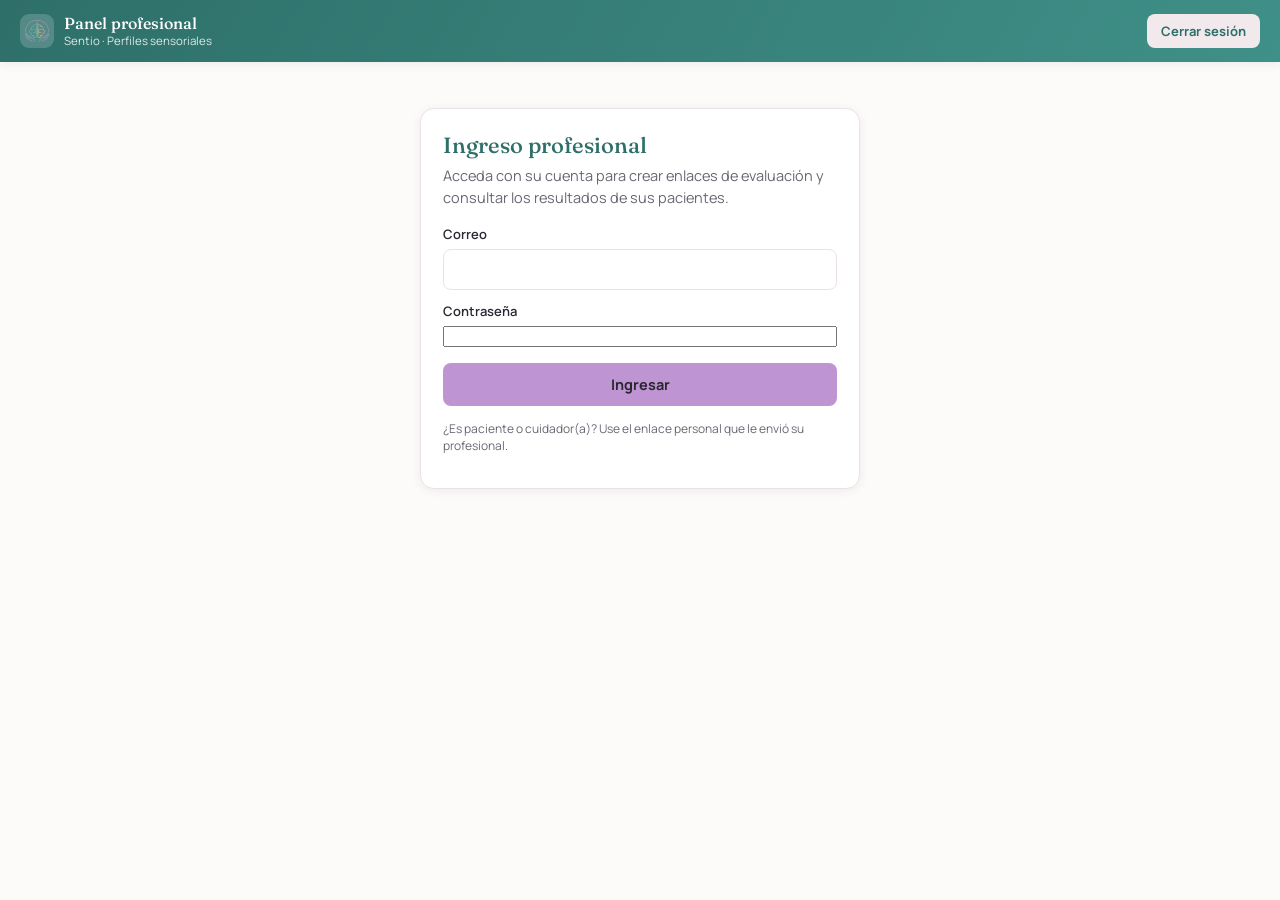
<file: perfilsensorial/profesional/sesion/index.html>
<!DOCTYPE html>
<html lang="es">
<head>
<meta charset="UTF-8" />
<meta name="viewport" content="width=device-width, initial-scale=1, maximum-scale=1" />
<title>Sentio | Resultados de la sesión</title>
<meta name="robots" content="noindex, nofollow, noarchive" />
<meta name="referrer" content="no-referrer" />
<link rel="icon" type="image/png" href="../../../assets/logo/sentio-icon.png" />
<link rel="preconnect" href="https://fonts.googleapis.com" />
<link rel="preconnect" href="https://fonts.gstatic.com" crossorigin />
<link href="https://fonts.googleapis.com/css2?family=Fraunces:opsz,wght@9..144,400;9..144,500;9..144,600&family=Manrope:wght@400;500;600;700;800&display=swap" rel="stylesheet" />
<link rel="stylesheet" href="../../styles.css?v=20261006" />
</head>
<body>

<header class="app-header">
  <div class="brand">
    <img src="../../../assets/logo/sentio-icon.png" alt="Sentio" class="logo" />
    <div>
      <h1>Resultados de la sesión</h1>
      <div class="subtitle">Sentio · Panel profesional</div>
    </div>
  </div>
  <div class="header-actions">
    <a class="btn btn-sm btn-secondary" href="../">← Panel</a>
  </div>
</header>

<div class="progress-wrap" style="display:none">
  <div class="progress-track"><div class="progress-fill" id="progress-fill" style="width:0%"></div></div>
  <div class="progress-meta" id="progress-meta"></div>
  <div class="stepper" id="stepper"></div>
</div>

<main id="app-main"><div class="card"><p class="lead" style="margin:0;">Cargando sesión…</p></div></main>

<div class="nav-footer" id="nav-footer"></div>
<div class="toast" id="toast"></div>

<div class="modal-overlay" id="modal-overlay" style="display:none">
  <div class="modal-box"><h3></h3><p></p>
    <div class="modal-actions">
      <button class="btn btn-ghost" id="modal-cancel" type="button">Cancelar</button>
      <button class="btn btn-danger" id="modal-confirm" type="button">Confirmar</button>
    </div>
  </div>
</div>

<script src="../../vendor/supabase.min.js"></script>
<script src="../../shared/config.js?v=20261006"></script>
<script src="../../shared/api.js?v=20261006"></script>
<script>
(function () {
  var main = document.getElementById("app-main");
  function mensaje(html) { main.innerHTML = '<div class="card"><p class="lead" style="margin:0;">' + html + '</p></div>'; }
  function cargar(src) {
    return new Promise(function (ok, fallo) {
      var s = document.createElement("script");
      s.src = src + "?v=20261006"; s.onload = ok; s.onerror = function () { fallo(new Error("No se pudo cargar " + src)); };
      document.body.appendChild(s);
    });
  }
  (async function () {
    try {
      if (!API.configured()) return mensaje("El servicio no está configurado.");
      var user = await API.usuario();
      if (!user) { location.replace("../"); return; }
      var id = new URLSearchParams(location.search).get("id");
      var ses = id ? await API.obtenerSesionCompleta(id) : null;
      if (!ses) return mensaje('No encontramos esta sesión. <a href="../">Volver al panel</a>');
      if (ses.estado !== "enviada") return mensaje('Esta sesión aún no tiene respuestas enviadas. <a href="../">Volver al panel</a>');
      window.PROFESSIONAL_VIEW = { sesion: ses };
      // Se carga el perfil correspondiente (cada perfil define sus propios ítems y rangos)
      await cargar("../../vendor/exceljs.min.js");
      await cargar("../../shared/common-data.js");
      await cargar("../../" + ses.perfil + "/data.js");
      await cargar("../../shared/app.js");
      await cargar("../../shared/xlsx-export.js");
      document.title = "Sentio | " + (ses.referencia || "Sesión") + " — Resultados";
    } catch (e) {
      console.error(e);
      mensaje('No se pudo cargar la sesión. Revise su conexión e <a href="">intente de nuevo</a>.');
    }
  })();
})();
</script>
</body>
</html>
</file>
<file: css/style.css>
/* ==========================================================================
   SENTIO — hoja de estilos
   Paleta y tipografía marcadas como PLACEHOLDER: reemplazar los valores en
   :root cuando Vanessa provea los colores y logo oficiales de la marca.
   ========================================================================== */

:root{
  /* --- Colores de marca Sentio (extraídos del logotipo) --- */
  --color-teal:          #3F9088;   /* turquesa — color primario */
  --color-teal-light:    #68BAB2;
  --color-teal-dark:     #2E6F69;
  --color-pink:          #F695BA;   /* rosa */
  --color-pink-dark:     #E4679C;
  --color-purple:        #BF94D2;   /* lavanda */
  --color-purple-dark:   #8C68A3;
  --color-purple-deep:   #372B45;   /* lavanda muy oscuro — fondo sección contacto */
  --color-yellow:        #FDC464;   /* amarillo/durazno */

  --color-primary:       var(--color-teal);
  --color-primary-dark:  var(--color-teal-dark);
  --color-accent:        var(--color-pink);
  --color-ink:           #2A2730;   /* texto principal */
  --color-ink-soft:      #6B6672;
  --color-bg:            #FDFBF9;   /* fondo cálido */
  --color-bg-alt:        #F6F1F0;
  --color-surface:       #FFFFFF;
  --color-border:        #EAE2E8;

  --font-display: "Fraunces", Georgia, serif;
  --font-body: "Manrope", -apple-system, BlinkMacSystemFont, "Segoe UI", sans-serif;

  --radius-lg: 28px;
  --radius-md: 16px;
  --radius-sm: 10px;

  --shadow-soft: 0 20px 60px -30px rgba(35, 40, 31, 0.35);
  --container-w: 1160px;
}

*, *::before, *::after{ box-sizing: border-box; }
html{ scroll-behavior: smooth; }
body{
  margin: 0;
  font-family: var(--font-body);
  color: var(--color-ink);
  background: var(--color-bg);
  line-height: 1.6;
  -webkit-font-smoothing: antialiased;
}
img{ max-width: 100%; display: block; }
a{ color: inherit; text-decoration: none; }
ul{ list-style: none; margin: 0; padding: 0; }
h1, h2, h3, h4{
  font-family: var(--font-display);
  font-weight: 500;
  line-height: 1.15;
  margin: 0 0 .5em;
  letter-spacing: -0.01em;
}
p{ margin: 0 0 1em; color: var(--color-ink-soft); text-align: justify; }
.text-muted{ color: var(--color-ink-soft); font-weight: 400; }

.container{
  width: 100%;
  max-width: var(--container-w);
  margin: 0 auto;
  padding: 0 28px;
}

.eyebrow{
  text-transform: uppercase;
  letter-spacing: .1em;
  font-size: .72rem;
  font-weight: 600;
  color: var(--color-teal-light);
  margin-bottom: .9em;
}

/* --- Buttons --- */
.btn{
  display: inline-flex;
  align-items: center;
  justify-content: center;
  padding: 14px 28px;
  border-radius: 999px;
  font-weight: 600;
  font-size: .95rem;
  border: 1px solid transparent;
  cursor: pointer;
  transition: transform .18s ease, box-shadow .18s ease, background .18s ease, color .18s ease;
  white-space: nowrap;
}
.btn-primary{
  background: var(--color-purple);
  color: #fff;
  box-shadow: var(--shadow-soft);
}
.btn-primary:hover{ background: var(--color-purple-dark); transform: translateY(-2px); }
.btn-ghost{
  background: transparent;
  color: var(--color-ink);
  border-color: var(--color-purple);
}
.btn-ghost:hover{ border-color: var(--color-purple-dark); color: var(--color-purple-dark); }

/* ==========================================================================
   HEADER
   ========================================================================== */
.site-header{
  position: sticky;
  top: 0;
  z-index: 100;
  background: rgba(251, 249, 245, 0.85);
  backdrop-filter: blur(10px);
  border-bottom: 1px solid var(--color-border);
}
.header-inner{
  display: flex;
  align-items: center;
  justify-content: space-between;
  padding-top: 18px;
  padding-bottom: 18px;
  gap: 24px;
}
.logo{
  display: inline-flex;
  align-items: center;
  gap: 10px;
  color: var(--color-primary-dark);
}
.logo-full{ display: block; height: 54px; width: auto; }
.main-nav{ display: flex; gap: 32px; margin-left: auto; }
.main-nav a{
  font-size: .95rem;
  font-weight: 500;
  color: var(--color-ink-soft);
  transition: color .15s ease;
}
.main-nav a:hover{ color: var(--color-primary-dark); }
.nav-cta{ margin-left: 20px; }
.menu-toggle{
  display: none;
  flex-direction: column;
  gap: 5px;
  background: none;
  border: none;
  cursor: pointer;
  padding: 6px;
}
.menu-toggle span{
  width: 22px; height: 2px; background: var(--color-ink);
  transition: transform .2s ease, opacity .2s ease;
}

/* ==========================================================================
   HERO
   ========================================================================== */
.hero{ padding: 90px 0 60px; overflow: hidden; }
.hero-inner{
  display: grid;
  grid-template-columns: 1.05fr .95fr;
  align-items: center;
  gap: 56px;
}
.hero h1{
  font-size: clamp(1.8rem, 3.1vw, 2.6rem);
  color: var(--color-ink);
}
.hero-lead{ font-size: 1.08rem; max-width: 46ch; text-align: justify; }
.hero-actions{ display: flex; gap: 16px; margin-top: 32px; flex-wrap: wrap; }

.hero-media{ position: relative; }
.hero-shape{
  position: absolute;
  inset: -8% -12%;
  background: radial-gradient(circle at 30% 30%, var(--color-accent) 0%, transparent 60%),
              radial-gradient(circle at 75% 75%, var(--color-primary) 0%, transparent 55%);
  opacity: .18;
  z-index: 0;
  border-radius: 50%;
  filter: blur(10px);
}
.hero-photo{
  position: relative;
  z-index: 1;
  aspect-ratio: 1 / 1;
  width: 100%;
  object-fit: cover;
  border-radius: var(--radius-lg);
  box-shadow: var(--shadow-soft);
}

/* ==========================================================================
   STRIP
   ========================================================================== */
.strip{ background: var(--color-purple); color: #fff; padding: 40px 0; }
.strip-inner{
  display: grid;
  grid-template-columns: repeat(3, 1fr);
  gap: 32px;
}
.strip-item h3{
  font-family: var(--font-body);
  font-size: .95rem;
  font-weight: 700;
  text-transform: uppercase;
  letter-spacing: .08em;
  color: #fff;
  margin-bottom: .35em;
}
.strip-item p{ color: rgba(255,255,255,.78); margin: 0; font-size: .92rem; }

/* ==========================================================================
   SECTIONS (generic)
   ========================================================================== */
.section{ padding: 100px 0; }
.section-alt{ background: var(--color-bg-alt); }
.section-head{ max-width: 640px; margin: 0 auto 56px; text-align: center; }
.section-head p{ text-align: center; }
.section-head h2{ font-size: clamp(1.8rem, 3vw, 2.4rem); }
.section-lead{ font-size: 1.05rem; }

/* --- About --- */
.about-grid{
  display: grid;
  grid-template-columns: .85fr 1.15fr;
  gap: 64px;
  align-items: center;
}
.about-photo{
  aspect-ratio: 3 / 4;
  width: 100%;
  object-fit: cover;
  border-radius: var(--radius-lg);
  box-shadow: var(--shadow-soft);
}
.about-copy .eyebrow{ text-align: center; }
.about-copy h2{ font-size: clamp(1.8rem, 3vw, 2.3rem); }
.about-list{ margin-top: 24px; display: flex; flex-direction: column; gap: 12px; }
.about-list li{
  position: relative;
  padding-left: 26px;
  color: var(--color-ink);
  font-weight: 500;
}
.about-list li::before{
  content: "";
  position: absolute;
  left: 0; top: 9px;
  width: 8px; height: 8px;
  border-radius: 50%;
  background: var(--color-accent);
}

/* --- Cards / Servicios --- */
.cards-grid{
  display: grid;
  grid-template-columns: repeat(3, 1fr);
  gap: 24px;
}
.card{
  background: var(--color-surface);
  border: 1px solid var(--color-border);
  border-radius: var(--radius-md);
  padding: 32px 28px;
  transition: transform .2s ease, box-shadow .2s ease, border-color .2s ease;
}
.card:hover{
  transform: translateY(-4px);
  box-shadow: var(--shadow-soft);
  border-color: transparent;
}
.card-icon{
  width: 60px; height: 60px;
  margin: 0 auto 18px;
}
.card-icon img{ width: 100%; height: 100%; object-fit: contain; }
.card h3{ font-size: 1.12rem; margin-bottom: .4em; }
.card p{ font-size: .95rem; margin: 0; }

/* --- Asesorías --- */
.asesorias-grid{
  display: grid;
  grid-template-columns: 1.1fr .9fr;
  gap: 64px;
  align-items: center;
}
.asesorias-copy .eyebrow{ text-align: center; }
.asesorias-list{ display: flex; flex-direction: column; gap: 22px; margin-top: 28px; }
.asesorias-item h4{
  font-family: var(--font-body);
  font-size: 1rem;
  font-weight: 700;
  color: var(--color-primary-dark);
  margin-bottom: .3em;
}
.asesorias-item p{ margin: 0; font-size: .95rem; }
.asesorias-photo{
  aspect-ratio: 4 / 3;
  width: 100%;
  object-fit: cover;
  border-radius: var(--radius-lg);
  box-shadow: var(--shadow-soft);
}

/* --- Preguntas frecuentes --- */
.faq-list{
  max-width: 760px;
  margin: 0 auto;
  display: flex;
  flex-direction: column;
  gap: 14px;
}
.faq-item{
  background: var(--color-surface);
  border: 1px solid var(--color-border);
  border-radius: var(--radius-md);
  padding: 20px 26px;
}
.faq-item summary{
  cursor: pointer;
  font-family: var(--font-display);
  font-size: 1.05rem;
  font-weight: 500;
  color: var(--color-ink);
  list-style: none;
  display: flex;
  align-items: center;
  justify-content: space-between;
  gap: 16px;
}
.faq-item summary::-webkit-details-marker{ display: none; }
.faq-item summary::after{
  content: "+";
  flex-shrink: 0;
  font-family: var(--font-body);
  font-size: 1.4rem;
  font-weight: 400;
  color: var(--color-primary);
  transition: transform .2s ease;
}
.faq-item[open] summary::after{ content: "\2212"; }
.faq-item p{ margin: 14px 0 0; }

/* --- Contacto --- */
.section-dark{
  background: var(--color-purple);
  color: var(--color-ink);
}
.section-dark .eyebrow{ color: var(--color-purple-deep); }
.section-dark h2{ color: #fff; }
.section-dark p{ color: #fff; }
.contact-grid{
  display: grid;
  grid-template-columns: 1fr 1fr;
  gap: 64px;
  align-items: start;
}
.contact-details{ display: flex; flex-direction: column; gap: 18px; margin-top: 32px; }

.contact-photo{
  display: flex;
  align-items: center;
  justify-content: center;
  align-self: center;
}
.contact-photo-img{
  width: 100%;
  max-width: 340px;
  height: auto;
}
.contact-details li{ display: flex; flex-direction: column; gap: 4px; }
.contact-label{ font-size: .78rem; text-transform: uppercase; letter-spacing: .08em; color: #fff; }
.contact-details a, .contact-details span:not(.contact-label){ font-size: 1.02rem; font-weight: 500; color: var(--color-ink); }

.contact-form[hidden]{ display: none; }
.contact-form{
  position: relative;
  background: rgba(255,255,255,.4);
  border: 1px solid rgba(42, 39, 48, .12);
  border-radius: var(--radius-md);
  padding: 32px;
  display: flex;
  flex-direction: column;
  gap: 18px;
}
.form-row{ display: flex; flex-direction: column; gap: 8px; }
.form-row label{ font-size: .85rem; color: rgba(42, 39, 48, .7); }
.form-row input, .form-row textarea{
  background: rgba(255,255,255,.7);
  border: 1px solid rgba(42, 39, 48, .18);
  border-radius: var(--radius-sm);
  padding: 12px 14px;
  color: var(--color-ink);
  font-family: var(--font-body);
  font-size: .95rem;
  resize: vertical;
}
.form-row input:focus, .form-row textarea:focus{
  outline: none;
  border-color: var(--color-primary);
}
.form-submit{ margin-top: 4px; align-self: flex-start; }
.form-note{ font-size: .88rem; color: var(--color-purple-deep); min-height: 1.2em; margin: 0; }
.form-hp{ position: absolute; left: -9999px; width: 1px; height: 1px; overflow: hidden; }

/* ==========================================================================
   FOOTER
   ========================================================================== */
.site-footer{ background: var(--color-bg-alt); padding-top: 56px; }
.footer-inner{
  display: flex;
  justify-content: space-between;
  align-items: flex-start;
  flex-wrap: wrap;
  gap: 24px;
  padding-bottom: 32px;
  border-bottom: 1px solid var(--color-border);
}
.footer-logo-img{ height: 112px; width: auto; }
.footer-nav{ display: flex; flex-wrap: wrap; row-gap: 10px; column-gap: 26px; }
.footer-nav a{ font-size: .92rem; color: var(--color-ink-soft); }
.footer-nav a:hover{ color: var(--color-primary-dark); }
.footer-copy{ text-align: center; font-size: .85rem; padding: 20px 0; margin: 0; color: var(--color-ink-soft); }

/* ==========================================================================
   BOTONES FLOTANTES
   ========================================================================== */
.floating-actions{
  position: fixed;
  right: 24px;
  bottom: 24px;
  z-index: 200;
  display: flex;
  flex-direction: column;
  gap: 14px;
}
.floating-btn{
  width: 58px;
  height: 58px;
  display: flex;
  align-items: center;
  justify-content: center;
  color: #fff;
  border-radius: 50%;
  transition: transform .2s ease, box-shadow .2s ease;
}
.floating-btn:hover{ transform: translateY(-3px) scale(1.05); }
.floating-btn svg{ width: 30px; height: 30px; }

.whatsapp-float{
  background: #25D366;
  box-shadow: 0 10px 28px -6px rgba(37, 211, 102, 0.6);
}
.whatsapp-float:hover{ box-shadow: 0 14px 32px -6px rgba(37, 211, 102, 0.7); }

.instagram-float{
  background: radial-gradient(circle at 30% 110%, #ffdb73 0%, #fd8d32 24%, #e2426b 48%, #b6389c 68%, #6a4bc7 100%);
  box-shadow: 0 10px 28px -6px rgba(198, 53, 121, 0.55);
}
.instagram-float svg{ width: 27px; height: 27px; }
.instagram-float:hover{ box-shadow: 0 14px 32px -6px rgba(198, 53, 121, 0.65); }

@media (max-width: 600px){
  .floating-actions{ right: 16px; bottom: 16px; gap: 12px; }
  .floating-btn{ width: 52px; height: 52px; }
  .floating-btn svg{ width: 27px; height: 27px; }
  .instagram-float svg{ width: 24px; height: 24px; }
}

/* ==========================================================================
   RESPONSIVE
   ========================================================================== */
@media (max-width: 940px){
  .hero-inner, .about-grid, .asesorias-grid, .contact-grid{
    grid-template-columns: 1fr;
  }
  .hero-media{ order: -1; }
  .about-media{ max-width: 360px; }
  .cards-grid{ grid-template-columns: repeat(2, 1fr); }
  .strip-inner{ grid-template-columns: 1fr; text-align: center; gap: 20px; }
}

@media (max-width: 760px){
  .main-nav, .nav-cta{ display: none; }
  .menu-toggle{ display: flex; }
  .site-header.nav-open .main-nav{
    display: flex;
    position: absolute;
    top: 100%; left: 0; right: 0;
    flex-direction: column;
    background: var(--color-bg);
    padding: 20px 28px 28px;
    border-bottom: 1px solid var(--color-border);
    gap: 18px;
  }
  .site-header.nav-open .main-nav a:last-child{
    color: var(--color-primary-dark);
    font-weight: 700;
  }
  .cards-grid{ grid-template-columns: 1fr; }
  .section{ padding: 72px 0; }
  .hero{ padding-top: 56px; }
}
</file>
<file: css/links.css>
/* ==========================================================================
   SENTIO — página de enlaces (link in bio)
   Reutiliza las variables y fuentes definidas en style.css
   ========================================================================== */

.links-body{
  min-height: 100vh;
  display: flex;
  justify-content: center;
  position: relative;
  overflow-x: hidden;
}

.links-glow{
  position: fixed;
  inset: 0;
  z-index: 0;
  background:
    radial-gradient(circle at 15% 8%, rgba(104, 186, 178, .35) 0%, transparent 40%),
    radial-gradient(circle at 90% 12%, rgba(246, 149, 186, .32) 0%, transparent 38%),
    radial-gradient(circle at 12% 88%, rgba(253, 196, 100, .3) 0%, transparent 38%),
    radial-gradient(circle at 92% 90%, rgba(191, 148, 210, .35) 0%, transparent 42%);
  filter: blur(10px);
}

.links-page{
  position: relative;
  z-index: 1;
  width: 100%;
  max-width: 440px;
  padding: 56px 24px 40px;
  display: flex;
  flex-direction: column;
  align-items: center;
  text-align: center;
}

.links-avatar{
  width: 230px;
  height: auto;
  margin-bottom: 4px;
}

.links-logo{ height: 40px; width: auto; margin-bottom: 14px; }

.links-name{
  font-family: var(--font-display);
  font-size: 1.6rem;
  font-weight: 500;
  color: var(--color-ink);
  margin: 0 0 .3em;
}

.links-subtitle{
  font-size: .9rem;
  color: var(--color-ink-soft);
  max-width: 34ch;
  margin: 0 0 32px;
  text-align: center;
}

.links-list{
  width: 100%;
  display: flex;
  flex-direction: column;
  gap: 14px;
  margin-bottom: 32px;
}

.link-btn{
  display: flex;
  align-items: center;
  gap: 14px;
  width: 100%;
  padding: 16px 20px;
  border-radius: 999px;
  font-family: var(--font-body);
  font-weight: 600;
  font-size: 1rem;
  box-shadow: var(--shadow-soft);
  transition: transform .18s ease, box-shadow .18s ease;
}
.link-btn:hover{ transform: translateY(-2px); }

.link-btn-icon{
  display: inline-flex;
  align-items: center;
  justify-content: center;
  width: 22px;
  height: 22px;
  flex-shrink: 0;
}
.link-btn-icon svg{ width: 100%; height: 100%; }

.link-btn-whatsapp{ background: #25D366; color: #fff; }
.link-btn-purple{ background: var(--color-purple); color: var(--color-ink); }
.link-btn-teal{ background: var(--color-teal-light); color: var(--color-ink); }
.link-btn-pink{ background: var(--color-pink); color: var(--color-ink); }

.links-social{
  display: inline-flex;
  align-items: center;
  gap: 8px;
  color: var(--color-ink-soft);
  font-weight: 600;
  font-size: .95rem;
  margin-bottom: 24px;
}
.links-social svg{ width: 20px; height: 20px; }
.links-social:hover{ color: var(--color-purple-dark); }

.links-footer{
  font-size: .8rem;
  color: var(--color-ink-soft);
  opacity: .7;
  margin: 0;
}

@media (max-width: 420px){
  .links-page{ padding: 40px 20px 32px; }
  .links-avatar{ width: 190px; height: auto; }
}
</file>
<file: perfilsensorial/styles.css>
/* ==========================================================================
   Perfil Sensorial 2 — estilos
   ========================================================================== */

:root {
  /* Identidad de marca Sentio */
  --navy: #2E6F69;      /* teal oscuro — antes azul marino */
  --blue: #3F9088;      /* teal — antes azul */
  --blue-light: #DCEEEC; /* tinte teal claro — antes azul claro */
  --accent: #3F9088;    /* teal — color de foco/enlaces */
  --bg: #FDFBF9;        /* crema cálido de Sentio */
  --card-bg: #ffffff;
  --border: #EAE2E8;    /* borde cálido de Sentio */
  --text: #2A2730;      /* tinta de Sentio */
  --text-soft: #6B6672;
  --success: #2e8b57;
  --warn: #b45309;
  --danger: #c0392b;

  /* Cuadrantes sensoriales — mapeados a los 4 colores de marca de Sentio */
  --sk: #D1922E;   /* Búsqueda   → ámbar (var. oscura de #FDC464) */
  --av: #8C68A3;   /* Evitación  → morado oscuro */
  --sn: #C9548A;   /* Sensibilidad → rosa oscuro */
  --rg: #3F9088;   /* Registro   → teal (color primario) */
  --none: #9aa2af;

  --radius: 14px;
  --radius-sm: 8px;
  --shadow: 0 2px 10px rgba(55, 43, 69, 0.08);
  --shadow-lg: 0 8px 30px rgba(55, 43, 69, 0.14);
  --font: "Manrope", -apple-system, BlinkMacSystemFont, "Segoe UI", sans-serif;
  --font-display: "Fraunces", Georgia, serif;
}

* { box-sizing: border-box; }

html, body {
  margin: 0;
  padding: 0;
  background: var(--bg);
  color: var(--text);
  font-family: var(--font);
  -webkit-font-smoothing: antialiased;
}

body {
  min-height: 100vh;
  display: flex;
  flex-direction: column;
}

button {
  font-family: inherit;
  cursor: pointer;
}

a { color: var(--accent); }

/* ---------- Header ---------- */
.app-header {
  background: linear-gradient(120deg, var(--navy), var(--blue));
  color: #fff;
  padding: 14px 20px;
  display: flex;
  align-items: center;
  justify-content: space-between;
  gap: 12px;
  box-shadow: var(--shadow);
  position: sticky;
  top: 0;
  z-index: 30;
}

.app-header .brand {
  display: flex;
  align-items: center;
  gap: 10px;
  min-width: 0;
}

.app-header .brand .logo {
  width: 34px;
  height: 34px;
  padding: 5px;
  border-radius: 9px;
  background: rgba(255, 255, 255, 0.18);
  display: flex;
  align-items: center;
  justify-content: center;
  flex-shrink: 0;
  object-fit: contain;
}

.app-header .brand h1 {
  font-family: var(--font-display);
  font-size: 16px;
  line-height: 1.2;
  margin: 0;
  font-weight: 500;
  white-space: nowrap;
  overflow: hidden;
  text-overflow: ellipsis;
}

.app-header .brand .subtitle {
  font-size: 11.5px;
  opacity: 0.85;
  white-space: nowrap;
  overflow: hidden;
  text-overflow: ellipsis;
}

.header-actions {
  display: flex;
  gap: 8px;
  flex-shrink: 0;
}

.icon-btn {
  background: rgba(255, 255, 255, 0.14);
  border: none;
  color: #fff;
  width: 36px;
  height: 36px;
  border-radius: 10px;
  display: flex;
  align-items: center;
  justify-content: center;
  font-size: 16px;
  transition: background 0.15s ease;
}
.icon-btn:hover { background: rgba(255, 255, 255, 0.28); }

/* ---------- Progress bar ---------- */
.progress-wrap {
  background: #fff;
  border-bottom: 1px solid var(--border);
  padding: 10px 20px 12px;
  position: sticky;
  top: 62px;
  z-index: 29;
}

.progress-track {
  height: 8px;
  background: #F6F1F0;
  border-radius: 99px;
  overflow: hidden;
}

.progress-fill {
  height: 100%;
  background: linear-gradient(90deg, var(--accent), var(--sn));
  border-radius: 99px;
  transition: width 0.3s ease;
}

.progress-meta {
  display: flex;
  justify-content: space-between;
  font-size: 12px;
  color: var(--text-soft);
  margin-top: 6px;
}

.stepper {
  display: flex;
  gap: 6px;
  overflow-x: auto;
  margin-top: 10px;
  padding-bottom: 2px;
  scrollbar-width: thin;
}

.step-chip {
  flex: 0 0 auto;
  border: 1px solid var(--border);
  background: #FDFBF9;
  color: var(--text-soft);
  border-radius: 99px;
  padding: 6px 12px;
  font-size: 12px;
  font-weight: 600;
  white-space: nowrap;
  display: flex;
  align-items: center;
  gap: 6px;
  transition: all 0.15s ease;
}

.step-chip .dot {
  width: 7px;
  height: 7px;
  border-radius: 50%;
  background: var(--border);
}

.step-chip.active {
  background: var(--navy);
  color: #fff;
  border-color: var(--navy);
}
.step-chip.active .dot { background: #fff; }

.step-chip.done .dot { background: var(--success); }
.step-chip.done { color: var(--success); border-color: #cdead9; background: #f2fbf6; }

/* ---------- Main layout ---------- */
main {
  flex: 1;
  width: 100%;
  max-width: 900px;
  margin: 0 auto;
  padding: 22px 16px 120px;
}

.screen { animation: fadeIn 0.25s ease; }
@keyframes fadeIn {
  from { opacity: 0; transform: translateY(6px); }
  to { opacity: 1; transform: translateY(0); }
}

.card {
  background: var(--card-bg);
  border-radius: var(--radius);
  box-shadow: var(--shadow);
  padding: 22px;
  margin-bottom: 18px;
  border: 1px solid var(--border);
}

.card h2 {
  font-family: var(--font-display);
  font-weight: 500;
  margin: 0 0 6px;
  color: var(--navy);
  font-size: 22px;
}

.card .lead {
  color: var(--text-soft);
  font-size: 14.5px;
  margin: 0 0 16px;
  line-height: 1.5;
}

.badge {
  display: inline-flex;
  align-items: center;
  gap: 6px;
  background: var(--blue-light);
  color: var(--navy);
  font-size: 12px;
  font-weight: 700;
  padding: 4px 10px;
  border-radius: 99px;
}

/* ---------- Welcome screen ---------- */
.welcome-hero {
  text-align: center;
  padding: 10px 4px 4px;
}
.welcome-hero .welcome-logo { width: 64px; height: auto; margin: 0 auto; }
.welcome-hero h1 {
  font-family: var(--font-display);
  font-weight: 500;
  color: var(--navy);
  font-size: 28px;
  margin: 8px 0 6px;
}
.welcome-hero p {
  color: var(--text-soft);
  max-width: 560px;
  margin: 0 auto 18px;
  line-height: 1.6;
}

.info-grid {
  display: grid;
  grid-template-columns: repeat(auto-fit, minmax(210px, 1fr));
  gap: 12px;
  margin: 18px 0;
}
.info-grid .info-item {
  background: #F6F1F0;
  border: 1px solid var(--border);
  border-radius: var(--radius-sm);
  padding: 14px;
}
.info-grid .info-item .n { font-size: 22px; font-weight: 800; color: var(--navy); }
.info-grid .info-item .l { font-size: 12.5px; color: var(--text-soft); margin-top: 2px; }

.scale-legend {
  display: grid;
  grid-template-columns: repeat(auto-fit, minmax(150px, 1fr));
  gap: 10px;
  margin-top: 10px;
}
.scale-legend .item {
  border: 1px solid var(--border);
  border-radius: var(--radius-sm);
  padding: 10px 12px;
  background: #FAF5F3;
}
.scale-legend .item strong { display: block; font-size: 13.5px; color: var(--navy); }
.scale-legend .item span { font-size: 12px; color: var(--text-soft); }

/* ---------- Forms (Datos del niño) ---------- */
.form-grid {
  display: grid;
  grid-template-columns: repeat(2, 1fr);
  gap: 14px 16px;
}
@media (max-width: 620px) {
  .form-grid { grid-template-columns: 1fr; }
}

.field { display: flex; flex-direction: column; gap: 6px; }
.field.span-2 { grid-column: span 2; }
@media (max-width: 620px) { .field.span-2 { grid-column: span 1; } }

.field label {
  font-size: 13px;
  font-weight: 600;
  color: var(--text);
}
.field .hint { font-size: 11.5px; color: var(--text-soft); }

.field input[type="text"],
.field input[type="number"],
.field input[type="date"],
.field select,
.field textarea {
  border: 1.5px solid var(--border);
  border-radius: var(--radius-sm);
  padding: 10px 12px;
  font-size: 14.5px;
  font-family: inherit;
  background: #fff;
  color: var(--text);
  transition: border-color 0.15s ease, box-shadow 0.15s ease;
  width: 100%;
}
.field input:focus,
.field select:focus,
.field textarea:focus {
  outline: none;
  border-color: var(--accent);
  box-shadow: 0 0 0 3px rgba(59, 111, 214, 0.15);
}

.field textarea { resize: vertical; min-height: 64px; }

.pill-group { display: flex; gap: 8px; flex-wrap: wrap; }
.pill-option {
  border: 1.5px solid var(--border);
  background: #fff;
  border-radius: 99px;
  padding: 8px 16px;
  font-size: 13.5px;
  font-weight: 600;
  color: var(--text-soft);
  transition: all 0.15s ease;
}
.pill-option.selected {
  background: var(--navy);
  border-color: var(--navy);
  color: #fff;
}

.age-result {
  margin-top: 6px;
  background: var(--blue-light);
  border-radius: var(--radius-sm);
  padding: 12px 14px;
  color: var(--navy);
  font-size: 13.5px;
  font-weight: 600;
}

/* ---------- Section header / item cards ---------- */
.section-head {
  display: flex;
  align-items: center;
  justify-content: space-between;
  gap: 10px;
  flex-wrap: wrap;
}
.section-head .count {
  font-size: 13px;
  color: var(--text-soft);
  font-weight: 700;
}

.item-card {
  border: 1.5px solid var(--border);
  border-radius: var(--radius);
  padding: 16px;
  margin-bottom: 14px;
  background: #fff;
  transition: border-color 0.15s ease, box-shadow 0.15s ease;
}
.item-card.answered { border-color: #cfe0c8; background: #fbfefa; }
.item-card.extra { background: #fbfaf5; }

.item-top {
  display: flex;
  align-items: flex-start;
  gap: 10px;
  margin-bottom: 12px;
}

.item-num {
  flex-shrink: 0;
  width: 30px;
  height: 30px;
  border-radius: 9px;
  background: #F6F1F0;
  color: var(--navy);
  display: flex;
  align-items: center;
  justify-content: center;
  font-weight: 800;
  font-size: 13px;
}

.item-text { font-size: 15px; line-height: 1.5; flex: 1; }
.item-text .prefix { color: var(--text-soft); font-style: italic; }
.item-extra-tag {
  font-size: 10.5px;
  color: var(--text-soft);
  font-style: italic;
  display: block;
  margin-top: 2px;
}

.quad-tag {
  font-size: 10px;
  font-weight: 800;
  letter-spacing: 0.03em;
  color: #fff;
  border-radius: 6px;
  padding: 2px 6px;
  flex-shrink: 0;
  margin-top: 2px;
}

.scale-row {
  display: grid;
  grid-template-columns: repeat(6, 1fr);
  gap: 6px;
}
@media (max-width: 700px) {
  .scale-row { grid-template-columns: repeat(3, 1fr); }
}
@media (max-width: 420px) {
  .scale-row { grid-template-columns: repeat(2, 1fr); }
}

.scale-btn {
  border: 1.5px solid var(--border);
  background: #FDFBF9;
  border-radius: var(--radius-sm);
  padding: 9px 6px;
  text-align: center;
  font-size: 12px;
  font-weight: 700;
  color: var(--text-soft);
  line-height: 1.3;
  min-height: 52px;
  display: flex;
  flex-direction: column;
  align-items: center;
  justify-content: center;
  transition: all 0.12s ease;
}
.scale-btn .n { font-size: 10px; font-weight: 600; opacity: 0.7; }
.scale-btn:hover { border-color: var(--accent); }
.scale-btn.selected {
  color: #fff;
  border-color: transparent;
  transform: translateY(-1px);
  box-shadow: 0 4px 10px rgba(0, 0, 0, 0.12);
}
.scale-btn[data-score="5"].selected { background: #2e8b57; }
.scale-btn[data-score="4"].selected { background: #5aa469; }
.scale-btn[data-score="3"].selected { background: #d6a428; }
.scale-btn[data-score="2"].selected { background: #e08a3c; }
.scale-btn[data-score="1"].selected { background: #d0563f; }
.scale-btn[data-score="0"].selected { background: #8a94a6; }

.comment-field { margin-top: 16px; }

/* ---------- Results ---------- */
.result-grid {
  display: grid;
  grid-template-columns: repeat(auto-fit, minmax(260px, 1fr));
  gap: 14px;
}

.result-card {
  border: 1.5px solid var(--border);
  border-radius: var(--radius);
  padding: 16px;
  background: #fff;
}
.result-card .rc-top {
  display: flex;
  align-items: center;
  justify-content: space-between;
  margin-bottom: 8px;
}
.result-card h3 { font-family: var(--font-display); font-weight: 500; margin: 0; font-size: 16px; color: var(--navy); }
.result-card .score {
  font-size: 12.5px;
  color: var(--text-soft);
  font-weight: 700;
}

.level-bar-track {
  height: 10px;
  border-radius: 99px;
  background: #F6F1F0;
  position: relative;
  margin: 10px 0 8px;
  overflow: visible;
}
.level-bar-fill {
  height: 100%;
  border-radius: 99px;
  transition: width 0.4s ease;
}
.level-bar-marker {
  position: absolute;
  top: -4px;
  width: 18px;
  height: 18px;
  border-radius: 50%;
  border: 3px solid #fff;
  box-shadow: 0 2px 6px rgba(0, 0, 0, 0.25);
  transform: translateX(-50%);
  transition: left 0.4s ease;
}

.level-scale-labels {
  display: flex;
  justify-content: space-between;
  font-size: 9.5px;
  color: var(--text-soft);
  margin-bottom: 10px;
}

.classification-pill {
  display: inline-block;
  font-size: 12.5px;
  font-weight: 800;
  padding: 5px 12px;
  border-radius: 99px;
  color: #fff;
}

.pending-pill {
  display: inline-block;
  font-size: 12px;
  font-weight: 700;
  padding: 5px 12px;
  border-radius: 99px;
  background: #F6F1F0;
  color: var(--text-soft);
}

.chart-wrap {
  background: #fff;
  border: 1.5px solid var(--border);
  border-radius: var(--radius);
  padding: 16px 10px 10px;
  margin-bottom: 16px;
  overflow-x: auto;
}
.chart-wrap h3 { font-family: var(--font-display); font-weight: 500; margin: 0 0 8px 12px; color: var(--navy); font-size: 16px; }
.chart-wrap svg { display: block; margin: 0 auto; min-width: 480px; }

/* ---------- Interpretation ---------- */
.def-list { display: flex; flex-direction: column; gap: 10px; }
.def-item {
  border-left: 5px solid var(--border);
  background: #FAF5F3;
  border-radius: 0 var(--radius-sm) var(--radius-sm) 0;
  padding: 10px 14px;
}
.def-item h4 { font-family: var(--font-display); font-weight: 500; margin: 0 0 4px; font-size: 15.5px; color: var(--navy); }
.def-item p { margin: 0; font-size: 13.5px; color: var(--text-soft); line-height: 1.5; }

.rec-list { margin: 0; padding-left: 20px; color: var(--text-soft); font-size: 14px; line-height: 1.7; }

/* ---------- Nav footer ---------- */
.nav-footer {
  position: fixed;
  bottom: 0;
  left: 0;
  right: 0;
  background: #fff;
  border-top: 1px solid var(--border);
  padding: 12px 16px;
  display: flex;
  justify-content: center;
  gap: 10px;
  box-shadow: 0 -4px 16px rgba(0, 0, 0, 0.06);
  z-index: 25;
}
.nav-footer-inner {
  width: 100%;
  max-width: 900px;
  display: flex;
  justify-content: space-between;
  align-items: center;
  gap: 10px;
}

.btn {
  border: none;
  border-radius: var(--radius-sm);
  padding: 12px 20px;
  font-size: 14.5px;
  font-weight: 700;
  display: inline-flex;
  align-items: center;
  gap: 8px;
  transition: transform 0.1s ease, box-shadow 0.15s ease, opacity 0.15s ease;
}
.btn:active { transform: scale(0.97); }
.btn:disabled { opacity: 0.4; cursor: not-allowed; }

.btn-primary { background: #BF94D2; color: var(--text); }
.btn-primary:hover:not(:disabled) { background: #A876BE; }
.btn-secondary { background: #F1E9EC; color: var(--navy); }
.btn-secondary:hover:not(:disabled) { background: #E7DBE1; }
.btn-ghost { background: transparent; color: var(--text-soft); }
.btn-danger { background: #fdeceb; color: var(--danger); }
.btn-sm { padding: 8px 14px; font-size: 13px; }

.save-indicator {
  font-size: 11.5px;
  color: var(--success);
  display: flex;
  align-items: center;
  gap: 5px;
  white-space: nowrap;
}

/* ---------- Modal ---------- */
.modal-overlay {
  position: fixed;
  inset: 0;
  background: rgba(15, 23, 42, 0.5);
  display: flex;
  align-items: center;
  justify-content: center;
  z-index: 60;
  padding: 20px;
}
.modal-box {
  background: #fff;
  border-radius: var(--radius);
  padding: 22px;
  max-width: 420px;
  width: 100%;
  box-shadow: var(--shadow-lg);
}
.modal-box h3 { font-family: var(--font-display); font-weight: 500; margin-top: 0; color: var(--navy); }
.modal-actions { display: flex; justify-content: flex-end; gap: 8px; margin-top: 18px; }

/* ---------- Toast ---------- */
.toast {
  position: fixed;
  bottom: 90px;
  left: 50%;
  transform: translateX(-50%) translateY(12px);
  background: var(--navy);
  color: #fff;
  padding: 10px 18px;
  border-radius: 99px;
  font-size: 13px;
  font-weight: 600;
  box-shadow: var(--shadow-lg);
  opacity: 0;
  pointer-events: none;
  transition: all 0.25s ease;
  z-index: 70;
}
.toast.show { opacity: 1; transform: translateX(-50%) translateY(0); }

/* ---------- Print ---------- */
@media print {
  .app-header, .progress-wrap, .nav-footer, .toast, .no-print { display: none !important; }
  main { max-width: 100%; padding: 0; }
  body { background: #fff; }
  .card { box-shadow: none; border: 1px solid #ccc; page-break-inside: avoid; }
  .chart-wrap { page-break-inside: avoid; }
}

/* ---------- Utility ---------- */
.text-center { text-align: center; }
.mt-0 { margin-top: 0; }
.flex-between { display: flex; justify-content: space-between; align-items: center; }
.small-note { font-size: 12px; color: var(--text-soft); }

/* ---------- Enlaces con aspecto de botón ---------- */
a.btn, a.icon-btn { text-decoration: none; }
a.icon-btn { color: #fff; }

/* ---------- Verificación del rango de edad ---------- */
.age-ok { color: var(--success); font-weight: 700; }
.age-warn { color: var(--danger); font-weight: 700; }

/* ---------- Menú de perfiles ---------- */
.menu-main { max-width: 960px; }
.menu-hero { text-align: center; padding: 26px 18px 20px; }
.menu-hero .welcome-logo { width: 64px; height: auto; margin: 0 auto; display: block; }
.menu-hero h1 {
  font-family: var(--font-display);
  font-weight: 500;
  color: var(--navy);
  font-size: 30px;
  margin: 10px 0 6px;
}
.menu-hero p { color: var(--text-soft); max-width: 600px; margin: 0 auto; line-height: 1.6; }

.profile-grid {
  display: grid;
  grid-template-columns: repeat(auto-fit, minmax(300px, 1fr));
  gap: 18px;
  margin-bottom: 18px;
}
.profile-card {
  --accent-card: var(--blue);
  display: flex;
  flex-direction: column;
  gap: 10px;
  background: var(--card-bg);
  border: 1px solid var(--border);
  border-top: 6px solid var(--accent-card);
  border-radius: var(--radius);
  box-shadow: var(--shadow);
  padding: 22px;
  color: var(--text);
  text-decoration: none;
  transition: transform 0.15s ease, box-shadow 0.15s ease;
}
.profile-card:hover, .profile-card:focus-visible { transform: translateY(-3px); box-shadow: var(--shadow-lg); }
.profile-card:focus-visible { outline: 3px solid var(--accent-card); outline-offset: 2px; }
.profile-card.pc-bebe { --accent-card: #3F9088; }
.profile-card.pc-escolar { --accent-card: #8C68A3; }
.pc-badge {
  align-self: flex-start;
  background: var(--accent-card);
  color: #fff;
  font-size: 12.5px;
  font-weight: 800;
  letter-spacing: 0.02em;
  padding: 4px 12px;
  border-radius: 99px;
}
.profile-card h2 {
  font-family: var(--font-display);
  font-weight: 500;
  color: var(--navy);
  font-size: 22px;
  margin: 0;
}
.profile-card .pc-desc { color: var(--text-soft); font-size: 14.5px; line-height: 1.55; margin: 0; }
.pc-meta { display: flex; flex-wrap: wrap; gap: 8px; list-style: none; padding: 0; margin: 4px 0 0; }
.pc-meta li {
  background: #F6F1F0;
  border: 1px solid var(--border);
  border-radius: 99px;
  padding: 4px 12px;
  font-size: 12.5px;
  font-weight: 600;
  color: var(--text-soft);
}
.pc-progress { margin-top: 4px; }
.pc-progress .track { height: 8px; background: #F1E9EC; border-radius: 99px; overflow: hidden; }
.pc-progress .fill { height: 100%; background: var(--accent-card); border-radius: 99px; }
.pc-progress .txt { font-size: 12.5px; color: var(--text-soft); margin-top: 6px; }
.pc-cta {
  margin-top: auto;
  align-self: flex-start;
  background: #BF94D2;
  color: var(--text);
  font-weight: 700;
  font-size: 14.5px;
  padding: 11px 20px;
  border-radius: var(--radius-sm);
}
.profile-card:hover .pc-cta { background: #A876BE; }

/* Gráficas: se adaptan al ancho disponible; con muchas categorías mantienen un ancho mínimo legible (desliza en móvil) */
.chart-wrap svg.line-chart { max-width: 100%; height: auto; min-width: 480px; }
.chart-wrap svg.line-chart.wide { min-width: 760px; }


/* ---------- Autorización, envío y mensajes de acceso (cuidador) ---------- */
.consent-check {
  display: flex; gap: 10px; align-items: flex-start; cursor: pointer;
  background: #F6F1F0; border: 1px solid var(--border); border-radius: var(--radius-sm);
  padding: 12px 14px; font-size: 14px; line-height: 1.5; margin-top: 6px;
}
.consent-check input { margin-top: 3px; width: 18px; height: 18px; flex-shrink: 0; accent-color: var(--blue); }
.gate { padding: 34px 18px; }
.gate-icon { font-size: 46px; margin: 8px 0 0; }
.pending-list { list-style: none; padding: 0; margin: 0; display: flex; flex-direction: column; gap: 8px; }
.pending-list li {
  background: #FFF7E8; border: 1px solid #F1DDB0; border-radius: var(--radius-sm);
  padding: 10px 12px; font-size: 14px; display: flex; gap: 10px; align-items: center;
  justify-content: space-between; flex-wrap: wrap;
}
.send-ready {
  background: #E8F5EE; border: 1px solid #BFE1CD; color: #1f5e3b;
  border-radius: var(--radius-sm); padding: 12px 14px; font-size: 14.5px; line-height: 1.5;
}

/* ---------- Vista de la profesional: datos de la evaluación ---------- */
.kv-grid { display: grid; grid-template-columns: repeat(2, 1fr); gap: 12px 20px; }
.kv-grid.kv-one { grid-template-columns: 1fr; }
.kv { display: flex; flex-direction: column; gap: 2px; }
.kv .k { font-size: 12px; color: var(--text-soft); font-weight: 700; }
.kv .v { font-size: 14.5px; white-space: pre-wrap; overflow-wrap: anywhere; }
@media (max-width: 620px) { .kv-grid { grid-template-columns: 1fr; } }

/* ---------- Panel profesional ---------- */
.panel-main { max-width: 980px; }
.login-card { max-width: 440px; margin: 24px auto; }
.form-row { display: flex; gap: 12px; flex-wrap: wrap; align-items: flex-end; }
.form-row .field { flex: 1 1 220px; }
.form-error { color: var(--danger); font-size: 13.5px; font-weight: 600; margin-top: 10px; }
.toolbar { display: flex; gap: 10px; flex-wrap: wrap; align-items: center; justify-content: space-between; margin-bottom: 14px; }
.toolbar .field { flex: 1 1 220px; max-width: 360px; }
.chips { display: flex; gap: 6px; flex-wrap: wrap; }
.chip-filter {
  border: 1px solid var(--border); background: #fff; color: var(--text-soft);
  border-radius: 99px; padding: 6px 14px; font-size: 13px; font-weight: 700;
}
.chip-filter.active { background: var(--navy); border-color: var(--navy); color: #fff; }
.session-list { display: flex; flex-direction: column; gap: 10px; }
.session-card {
  background: #fff; border: 1px solid var(--border); border-radius: var(--radius);
  padding: 14px 16px; display: flex; gap: 12px; flex-wrap: wrap; align-items: center; justify-content: space-between;
}
.session-card .sc-main { display: flex; gap: 10px; align-items: center; flex-wrap: wrap; }
.session-card .sc-ref { font-family: var(--font-display); font-weight: 500; font-size: 17px; color: var(--navy); }
.session-card .sc-meta { font-size: 12.5px; color: var(--text-soft); margin-top: 4px; width: 100%; order: 3; }
.session-card .sc-actions { display: flex; gap: 6px; flex-wrap: wrap; }
.estado { display: inline-block; font-size: 12px; font-weight: 800; padding: 3px 10px; border-radius: 99px; }
.estado.pendiente { background: #FFF1CC; color: #8a5a00; }
.estado.enviada { background: #DCEEEC; color: #1f5e59; }
.estado.vencida { background: #F6DADA; color: #9c2b2b; }
.share-box { background: #F1F8F7; border: 1.5px solid #BFE0DC; border-radius: var(--radius); padding: 16px; margin-top: 14px; }
.share-box input { width: 100%; border: 1.5px solid var(--border); border-radius: var(--radius-sm); padding: 10px 12px; font-size: 13px; background: #fff; }
.empty-state { text-align: center; color: var(--text-soft); padding: 26px 10px; }
</file>
<file: css/soon.css>
/* ==========================================================================
   SENTIO — página "Próximamente"
   ========================================================================== */

.soon-page{
  position: relative;
  min-height: calc(100vh - 90px);
  display: flex;
  flex-direction: column;
  align-items: center;
  justify-content: center;
  text-align: center;
  padding: 60px 24px;
  overflow: hidden;
}

.soon-shape{
  position: absolute;
  inset: -10% -10%;
  z-index: 0;
  background: radial-gradient(circle at 25% 25%, var(--color-teal-light) 0%, transparent 45%),
              radial-gradient(circle at 75% 30%, var(--color-pink) 0%, transparent 45%),
              radial-gradient(circle at 30% 80%, var(--color-yellow) 0%, transparent 45%),
              radial-gradient(circle at 80% 85%, var(--color-purple) 0%, transparent 45%);
  opacity: .16;
  filter: blur(30px);
}

.soon-page .eyebrow,
.soon-page h1,
.soon-page .soon-lead,
.soon-page .soon-actions{
  position: relative;
  z-index: 1;
}

.soon-page h1{
  font-size: clamp(2rem, 4.5vw, 3rem);
  color: var(--color-ink);
  max-width: 16ch;
  margin: 0 0 .5em;
}

.soon-lead{
  font-size: 1.05rem;
  max-width: 46ch;
  margin: 0 auto 32px;
}

.soon-actions{
  display: flex;
  gap: 16px;
  flex-wrap: wrap;
  justify-content: center;
}
</file>
